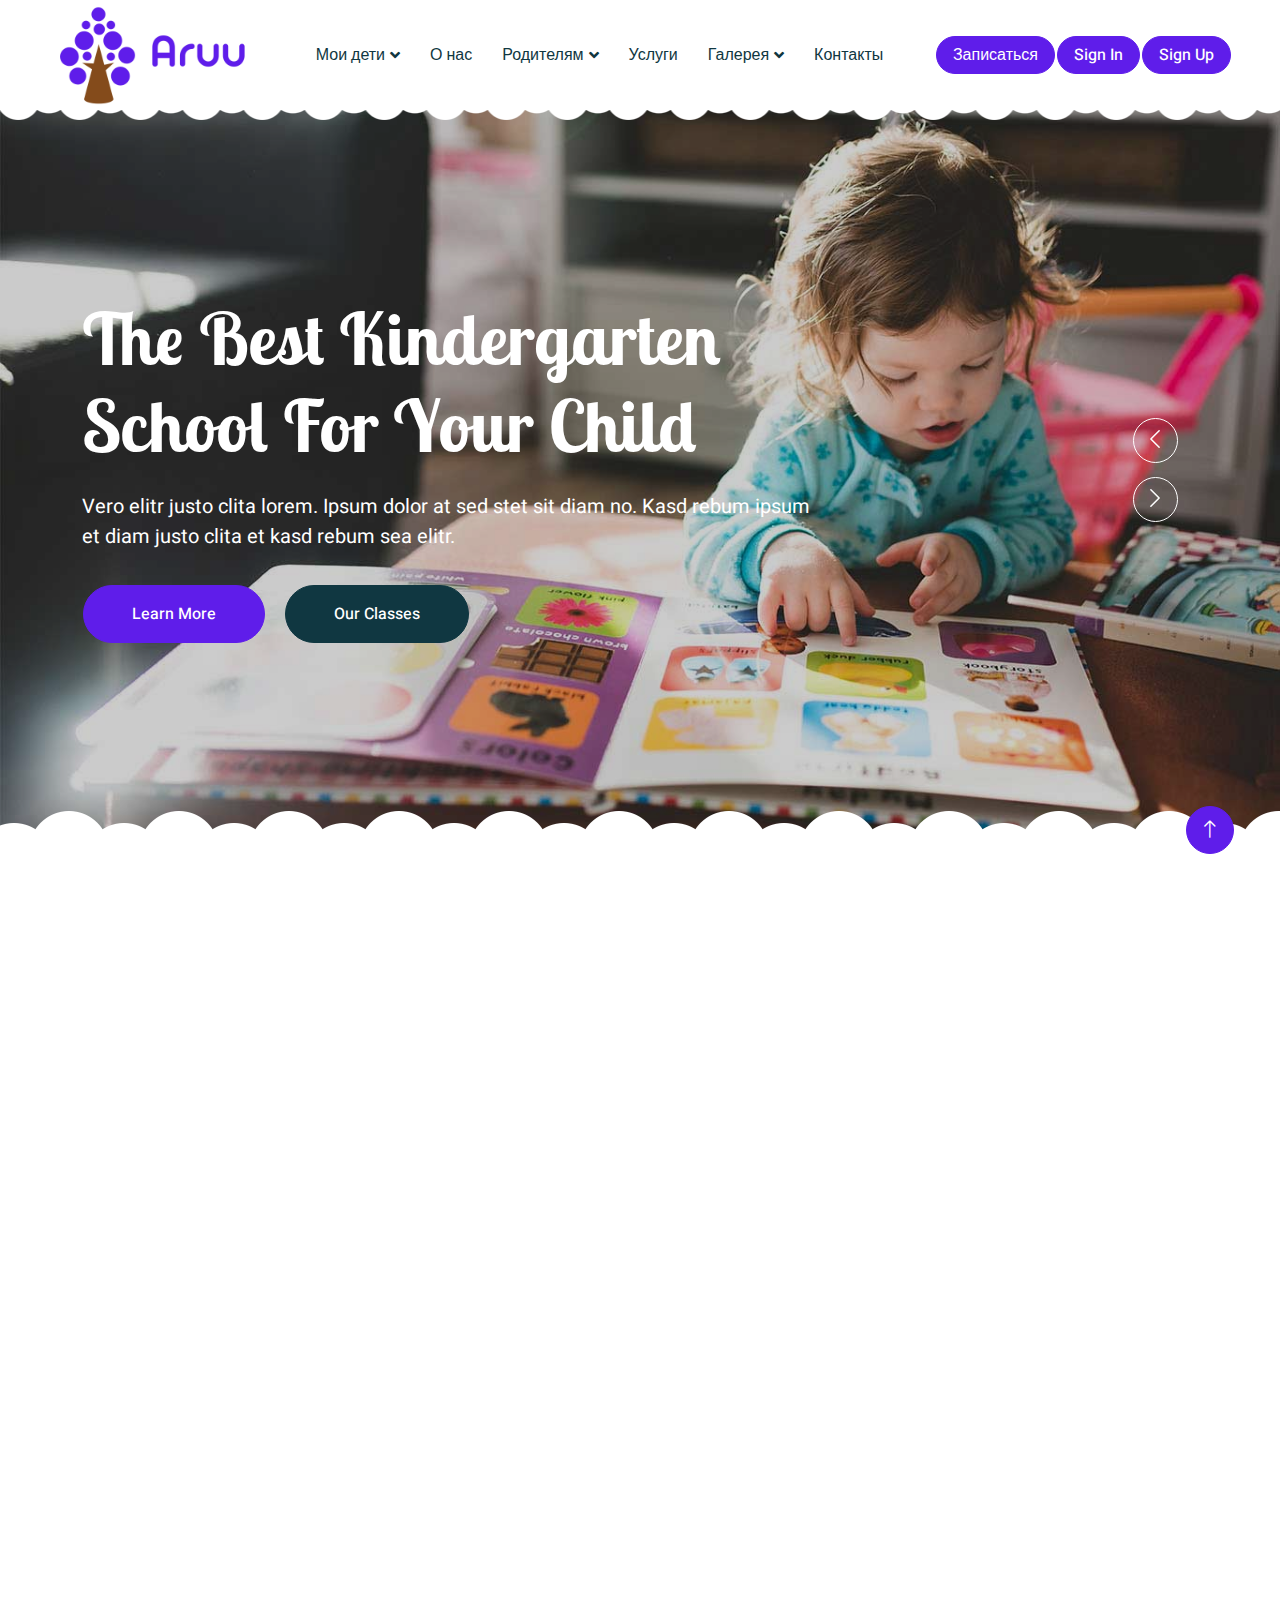
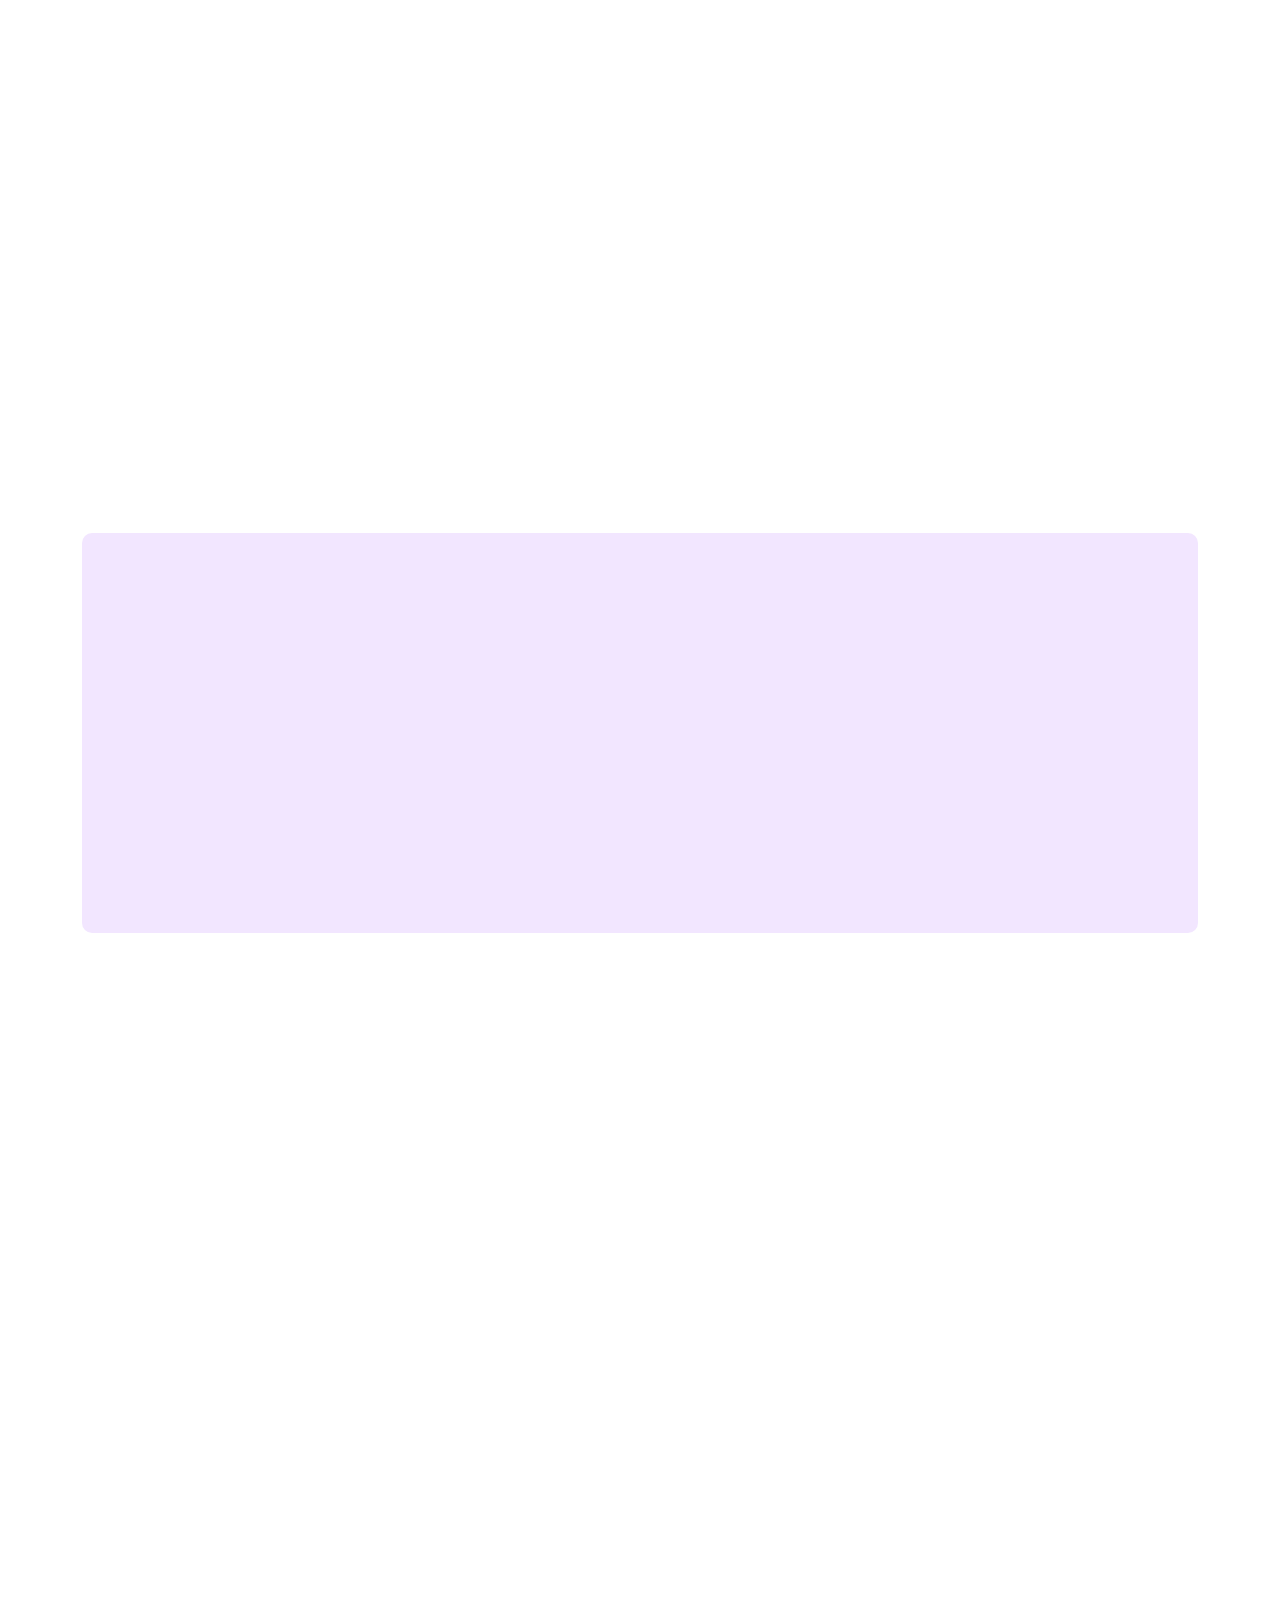
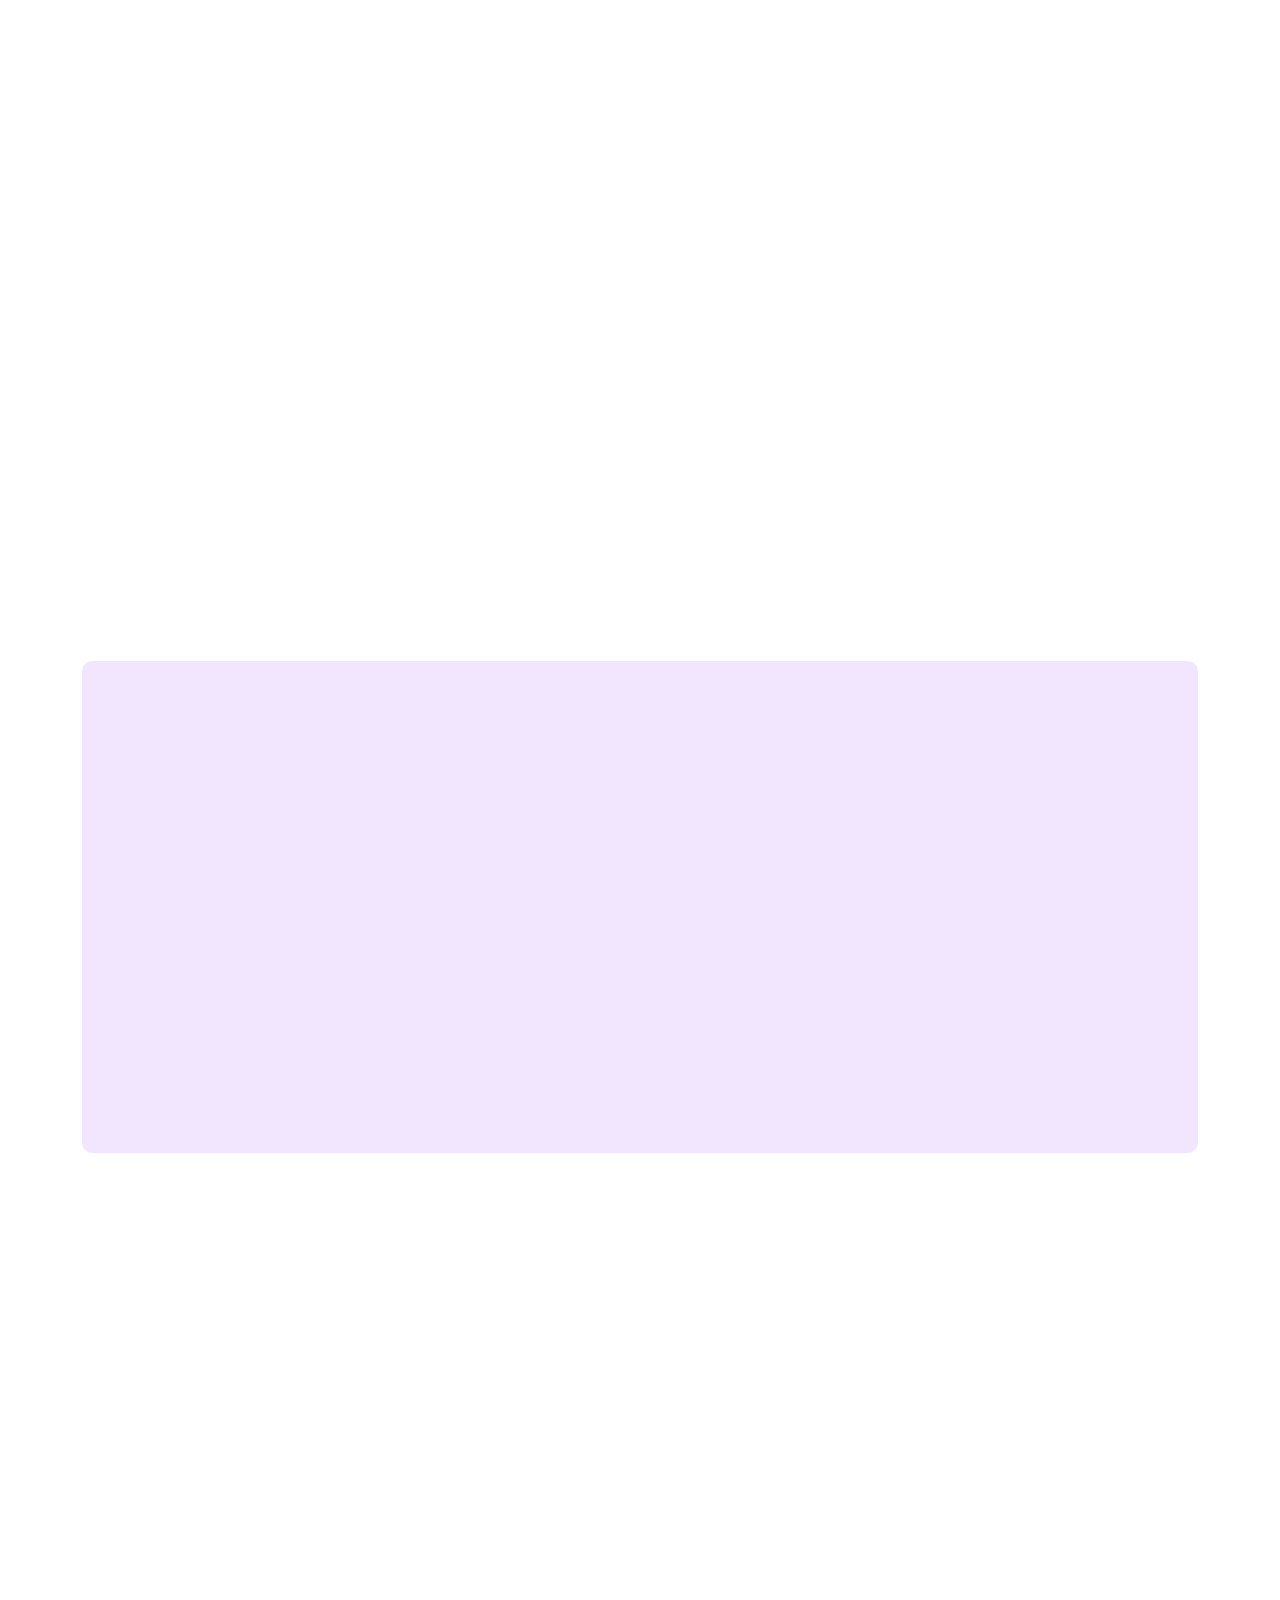
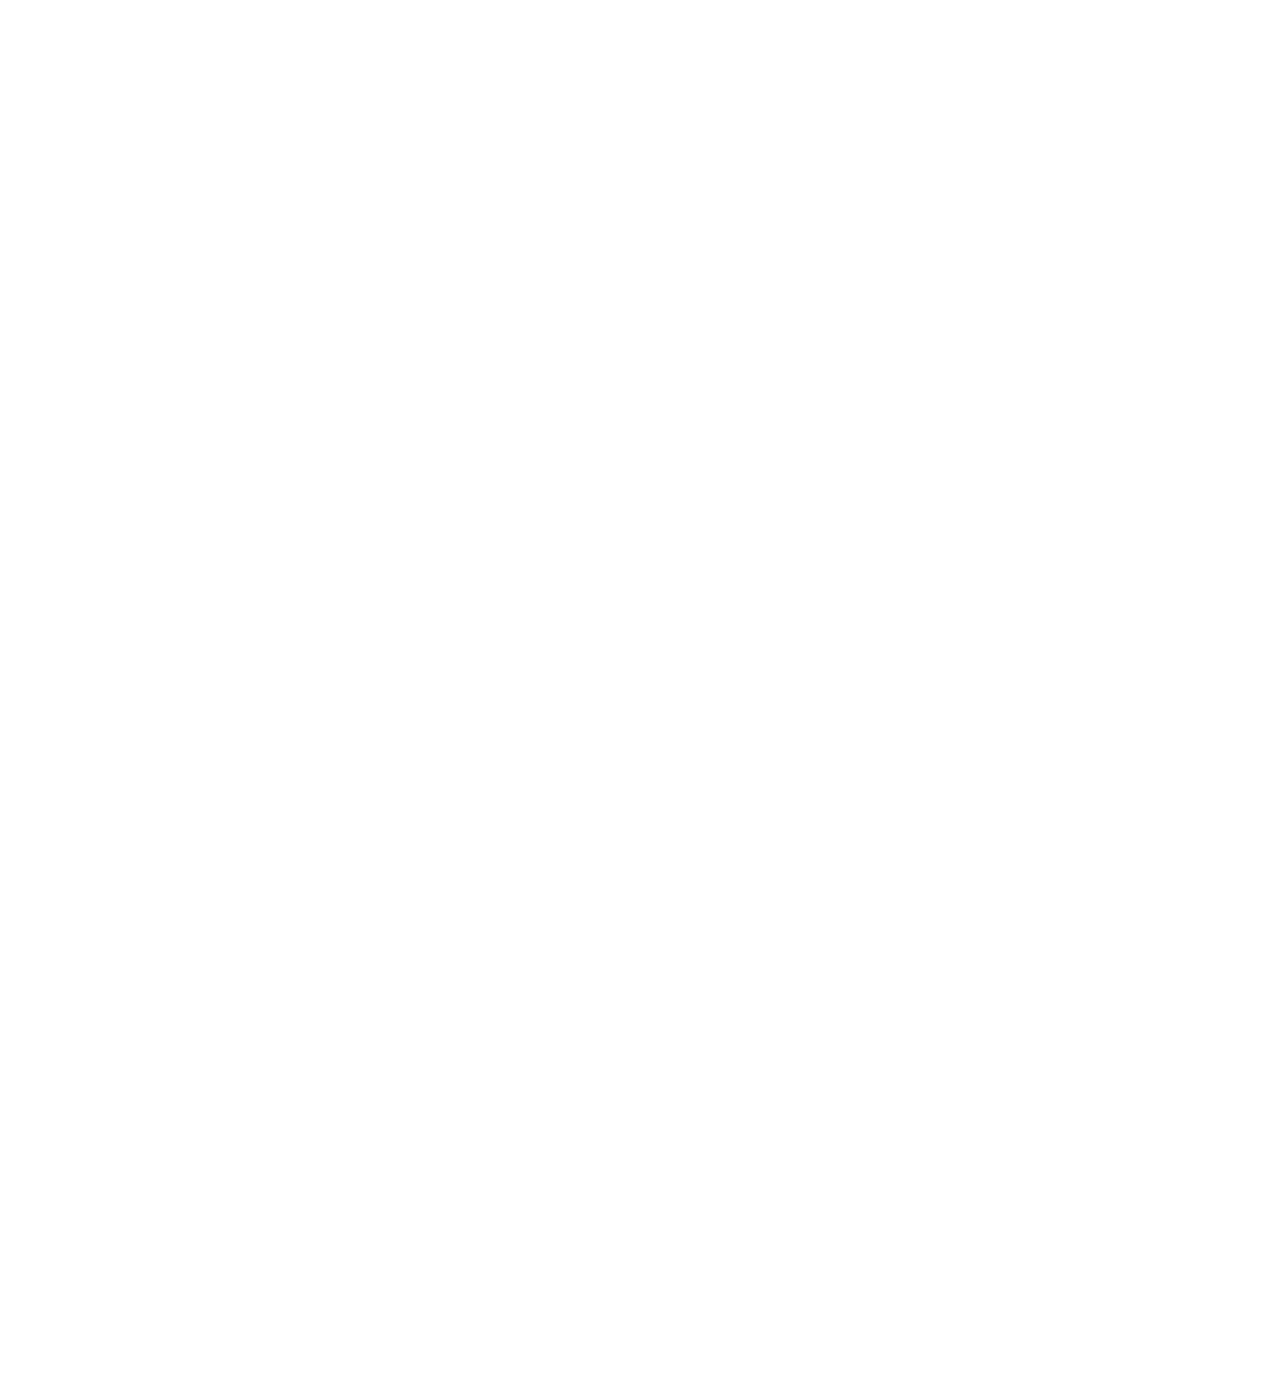
<file: back/public/new_template/index.html>
<!DOCTYPE html>
<html lang="en">

<head>
    <meta charset="utf-8">
    <title>Aruu</title>
    <meta content="width=device-width, initial-scale=1.0" name="viewport">
    <meta content="" name="keywords">
    <meta content="" name="description">

    <!-- Favicon -->
    <link href="img/aruu%20logo1.png" rel="icon">

    <!-- Google Web Fonts -->
    <link rel="preconnect" href="https://fonts.googleapis.com">
    <link rel="preconnect" href="https://fonts.gstatic.com" crossorigin>
    <link href="https://fonts.googleapis.com/css2?family=Heebo:wght@400;500;600&family=Inter:wght@600&family=Lobster+Two:wght@700&display=swap" rel="stylesheet">
    
    <!-- Icon Font Stylesheet -->
    <link href="https://cdnjs.cloudflare.com/ajax/libs/font-awesome/5.10.0/css/all.min.css" rel="stylesheet">
    <link href="https://cdn.jsdelivr.net/npm/bootstrap-icons@1.4.1/font/bootstrap-icons.css" rel="stylesheet">

    <!-- Libraries Stylesheet -->
    <link href="lib/animate/animate.min.css" rel="stylesheet">
    <link href="lib/owlcarousel/assets/owl.carousel.min.css" rel="stylesheet">

    <!-- Customized Bootstrap Stylesheet -->
    <link href="css/bootstrap.min.css" rel="stylesheet">

    <!-- Template Stylesheet -->
    <link href="css/style.css" rel="stylesheet">
</head>

<body>
    <div class="container-xxl bg-white p-0">
        <!-- Spinner Start -->
        <div id="spinner" class="show bg-white position-fixed translate-middle w-100 vh-100 top-50 start-50 d-flex align-items-center justify-content-center">
            <div class="spinner-border text-primary" style="width: 3rem; height: 3rem;" role="status">
                <span class="sr-only">Loading...</span>
            </div>
        </div>
        <!-- Spinner End -->


        <!-- Navbar Start -->
        <nav class="navbar navbar-expand-lg bg-white navbar-light sticky-top px-4 px-lg-5 py-lg-0">
            <a href="index.html" class="navbar-brand">
                <h1 class="m-0 text-primary"><img src="img/aruu%20logo1.png" style="height: 100px; width: 100px"><img src="img/aruu%20logo2.png" style="height: 100px; width: 100px"></h1>
            </a>
            <button type="button" class="navbar-toggler" data-bs-toggle="collapse" data-bs-target="#navbarCollapse">
                <span class="navbar-toggler-icon"></span>
            </button>
            <div class="collapse navbar-collapse" id="navbarCollapse">
                <div class="navbar-nav mx-auto">
                    <div class="nav-item dropdown">
                        <a href="#" class="nav-link dropdown-toggle" data-bs-toggle="dropdown">Мои дети</a>
                        <div class="dropdown-menu rounded-0 rounded-bottom border-0 shadow-sm m-0">
                            <a href="facility.html" class="dropdown-item">Ребенок 1</a>
                            <a href="team.html" class="dropdown-item">Ребенок 2</a>
                        </div>
                    </div>
                    <a href="about.html" class="nav-item nav-link">О нас</a>
                    <div class="nav-item dropdown">
                        <a href="#" class="nav-link dropdown-toggle" data-bs-toggle="dropdown">Родителям</a>
                        <div class="dropdown-menu rounded-0 rounded-bottom border-0 shadow-sm m-0">
                            <a href="facility.html" class="dropdown-item">Часто задаваемые вопросы</a>
                            <a href="team.html" class="dropdown-item">Читаем детям</a>
                        </div>
                    </div>
                    <a href="classes.html" class="nav-item nav-link">Услуги</a>
                    <div class="nav-item dropdown">
                        <a href="#" class="nav-link dropdown-toggle" data-bs-toggle="dropdown">Галерея</a>
                        <div class="dropdown-menu rounded-0 rounded-bottom border-0 shadow-sm m-0">
                            <a href="facility.html" class="dropdown-item">Фото</a>
                            <a href="team.html" class="dropdown-item">Видео</a>
                        </div>
                    </div>
<!--                    <a href="index.html" class="nav-item nav-link active">Home</a>-->
                    <a href="contact.html" class="nav-item nav-link">Контакты</a>
                </div>
                <a href="" class="btn btn-primary rounded-pill px-3 d-none d-lg-block">Записаться</a>
                <a href="" class="btn btn-primary rounded-pill px-3 d-none d-lg-block">Sign In</a>
                <a href="" class="btn btn-primary rounded-pill px-3 d-none d-lg-block">Sign Up</a>
            </div>
        </nav>
        <!-- Navbar End -->


        <!-- Carousel Start -->
        <div class="container-fluid p-0 mb-5">
            <div class="owl-carousel header-carousel position-relative">
                <div class="owl-carousel-item position-relative">
                    <img class="img-fluid" src="img/carousel-1.jpg" alt="">
                    <div class="position-absolute top-0 start-0 w-100 h-100 d-flex align-items-center" style="background: rgba(0, 0, 0, .2);">
                        <div class="container">
                            <div class="row justify-content-start">
                                <div class="col-10 col-lg-8">
                                    <h1 class="display-2 text-white animated slideInDown mb-4">The Best Kindergarten School For Your Child</h1>
                                    <p class="fs-5 fw-medium text-white mb-4 pb-2">Vero elitr justo clita lorem. Ipsum dolor at sed stet sit diam no. Kasd rebum ipsum et diam justo clita et kasd rebum sea elitr.</p>
                                    <a href="" class="btn btn-primary rounded-pill py-sm-3 px-sm-5 me-3 animated slideInLeft">Learn More</a>
                                    <a href="" class="btn btn-dark rounded-pill py-sm-3 px-sm-5 animated slideInRight">Our Classes</a>
                                </div>
                            </div>
                        </div>
                    </div>
                </div>
                <div class="owl-carousel-item position-relative">
                    <img class="img-fluid" src="img/carousel-2.jpg" alt="">
                    <div class="position-absolute top-0 start-0 w-100 h-100 d-flex align-items-center" style="background: rgba(0, 0, 0, .2);">
                        <div class="container">
                            <div class="row justify-content-start">
                                <div class="col-10 col-lg-8">
                                    <h1 class="display-2 text-white animated slideInDown mb-4">Make A Brighter Future For Your Child</h1>
                                    <p class="fs-5 fw-medium text-white mb-4 pb-2">Vero elitr justo clita lorem. Ipsum dolor at sed stet sit diam no. Kasd rebum ipsum et diam justo clita et kasd rebum sea elitr.</p>
                                    <a href="" class="btn btn-primary rounded-pill py-sm-3 px-sm-5 me-3 animated slideInLeft">Learn More</a>
                                    <a href="" class="btn btn-dark rounded-pill py-sm-3 px-sm-5 animated slideInRight">Our Classes</a>
                                </div>
                            </div>
                        </div>
                    </div>
                </div>
            </div>
        </div>
        <!-- Carousel End -->


        <!-- Facilities Start -->
        <div class="container-xxl py-5">
            <div class="container">
                <div class="text-center mx-auto mb-5 wow fadeInUp" data-wow-delay="0.1s" style="max-width: 600px;">
                    <h1 class="mb-3">School Facilities</h1>
                    <p>Eirmod sed ipsum dolor sit rebum labore magna erat. Tempor ut dolore lorem kasd vero ipsum sit eirmod sit. Ipsum diam justo sed rebum vero dolor duo.</p>
                </div>
                <div class="row g-4">
                    <div class="col-lg-3 col-sm-6 wow fadeInUp" data-wow-delay="0.1s">
                        <div class="facility-item">
                            <div class="facility-icon bg-primary">
                                <span class="bg-primary"></span>
                                <i class="fa fa-bus-alt fa-3x text-primary"></i>
                                <span class="bg-primary"></span>
                            </div>
                            <div class="facility-text bg-primary">
                                <h3 class="text-primary mb-3">School Bus</h3>
                                <p class="mb-0">Eirmod sed ipsum dolor sit rebum magna erat lorem kasd vero ipsum sit</p>
                            </div>
                        </div>
                    </div>
                    <div class="col-lg-3 col-sm-6 wow fadeInUp" data-wow-delay="0.3s">
                        <div class="facility-item">
                            <div class="facility-icon bg-success">
                                <span class="bg-success"></span>
                                <i class="fa fa-futbol fa-3x text-success"></i>
                                <span class="bg-success"></span>
                            </div>
                            <div class="facility-text bg-success">
                                <h3 class="text-success mb-3">Playground</h3>
                                <p class="mb-0">Eirmod sed ipsum dolor sit rebum magna erat lorem kasd vero ipsum sit</p>
                            </div>
                        </div>
                    </div>
                    <div class="col-lg-3 col-sm-6 wow fadeInUp" data-wow-delay="0.5s">
                        <div class="facility-item">
                            <div class="facility-icon bg-warning">
                                <span class="bg-warning"></span>
                                <i class="fa fa-home fa-3x text-warning"></i>
                                <span class="bg-warning"></span>
                            </div>
                            <div class="facility-text bg-warning">
                                <h3 class="text-warning mb-3">Healthy Canteen</h3>
                                <p class="mb-0">Eirmod sed ipsum dolor sit rebum magna erat lorem kasd vero ipsum sit</p>
                            </div>
                        </div>
                    </div>
                    <div class="col-lg-3 col-sm-6 wow fadeInUp" data-wow-delay="0.7s">
                        <div class="facility-item">
                            <div class="facility-icon bg-info">
                                <span class="bg-info"></span>
                                <i class="fa fa-chalkboard-teacher fa-3x text-info"></i>
                                <span class="bg-info"></span>
                            </div>
                            <div class="facility-text bg-info">
                                <h3 class="text-info mb-3">Positive Learning</h3>
                                <p class="mb-0">Eirmod sed ipsum dolor sit rebum magna erat lorem kasd vero ipsum sit</p>
                            </div>
                        </div>
                    </div>
                </div>
            </div>
        </div>
        <!-- Facilities End -->


        <!-- About Start -->
        <div class="container-xxl py-5">
            <div class="container">
                <div class="row g-5 align-items-center">
                    <div class="col-lg-6 wow fadeInUp" data-wow-delay="0.1s">
                        <h1 class="mb-4">Learn More About Our Work And Our Cultural Activities</h1>
                        <p>Tempor erat elitr rebum at clita. Diam dolor diam ipsum sit. Aliqu diam amet diam et eos. Clita erat ipsum et lorem et sit, sed stet lorem sit clita duo justo magna dolore erat amet</p>
                        <p class="mb-4">Stet no et lorem dolor et diam, amet duo ut dolore vero eos. No stet est diam rebum amet diam ipsum. Clita clita labore, dolor duo nonumy clita sit at, sed sit sanctus dolor eos, ipsum labore duo duo sit no sea diam. Et dolor et kasd ea. Eirmod diam at dolor est vero nonumy magna.</p>
                        <div class="row g-4 align-items-center">
                            <div class="col-sm-6">
                                <a class="btn btn-primary rounded-pill py-3 px-5" href="">Read More</a>
                            </div>
                            <div class="col-sm-6">
                                <div class="d-flex align-items-center">
                                    <img class="rounded-circle flex-shrink-0" src="img/user.jpg" alt="" style="width: 45px; height: 45px;">
                                    <div class="ms-3">
                                        <h6 class="text-primary mb-1">Jhon Doe</h6>
                                        <small>CEO & Founder</small>
                                    </div>
                                </div>
                            </div>
                        </div>
                    </div>
                    <div class="col-lg-6 about-img wow fadeInUp" data-wow-delay="0.5s">
                        <div class="row">
                            <div class="col-12 text-center">
                                <img class="img-fluid w-75 rounded-circle bg-light p-3" src="img/about-1.jpg" alt="">
                            </div>
                            <div class="col-6 text-start" style="margin-top: -150px;">
                                <img class="img-fluid w-100 rounded-circle bg-light p-3" src="img/about-2.jpg" alt="">
                            </div>
                            <div class="col-6 text-end" style="margin-top: -150px;">
                                <img class="img-fluid w-100 rounded-circle bg-light p-3" src="img/about-3.jpg" alt="">
                            </div>
                        </div>
                    </div>
                </div>
            </div>
        </div>
        <!-- About End -->


        <!-- Call To Action Start -->
        <div class="container-xxl py-5">
            <div class="container">
                <div class="bg-light rounded">
                    <div class="row g-0">
                        <div class="col-lg-6 wow fadeIn" data-wow-delay="0.1s" style="min-height: 400px;">
                            <div class="position-relative h-100">
                                <img class="position-absolute w-100 h-100 rounded" src="img/call-to-action.jpg" style="object-fit: cover;">
                            </div>
                        </div>
                        <div class="col-lg-6 wow fadeIn" data-wow-delay="0.5s">
                            <div class="h-100 d-flex flex-column justify-content-center p-5">
                                <h1 class="mb-4">Become A Teacher</h1>
                                <p class="mb-4">Tempor erat elitr rebum at clita. Diam dolor diam ipsum sit. Aliqu diam amet diam et eos.
                                    Clita erat ipsum et lorem et sit, sed stet lorem sit clita duo justo magna dolore erat amet
                                </p>
                                <a class="btn btn-primary py-3 px-5" href="">Get Started Now<i class="fa fa-arrow-right ms-2"></i></a>
                            </div>
                        </div>
                    </div>
                </div>
            </div>
        </div>
        <!-- Call To Action End -->


        <!-- Classes Start -->
        <div class="container-xxl py-5">
            <div class="container">
                <div class="text-center mx-auto mb-5 wow fadeInUp" data-wow-delay="0.1s" style="max-width: 600px;">
                    <h1 class="mb-3">School Classes</h1>
                    <p>Eirmod sed ipsum dolor sit rebum labore magna erat. Tempor ut dolore lorem kasd vero ipsum sit eirmod sit. Ipsum diam justo sed rebum vero dolor duo.</p>
                </div>
                <div class="row g-4">
                    <div class="col-lg-4 col-md-6 wow fadeInUp" data-wow-delay="0.1s">
                        <div class="classes-item">
                            <div class="bg-light rounded-circle w-75 mx-auto p-3">
                                <img class="img-fluid rounded-circle" src="img/classes-1.jpg" alt="">
                            </div>
                            <div class="bg-light rounded p-4 pt-5 mt-n5">
                                <a class="d-block text-center h3 mt-3 mb-4" href="">Art & Drawing</a>
                                <div class="d-flex align-items-center justify-content-between mb-4">
                                    <div class="d-flex align-items-center">
                                        <img class="rounded-circle flex-shrink-0" src="img/user.jpg" alt="" style="width: 45px; height: 45px;">
                                        <div class="ms-3">
                                            <h6 class="text-primary mb-1">Jhon Doe</h6>
                                            <small>Teacher</small>
                                        </div>
                                    </div>
                                    <span class="bg-primary text-white rounded-pill py-2 px-3" href="">$99</span>
                                </div>
                                <div class="row g-1">
                                    <div class="col-4">
                                        <div class="border-top border-3 border-primary pt-2">
                                            <h6 class="text-primary mb-1">Age:</h6>
                                            <small>3-5 Years</small>
                                        </div>
                                    </div>
                                    <div class="col-4">
                                        <div class="border-top border-3 border-success pt-2">
                                            <h6 class="text-success mb-1">Time:</h6>
                                            <small>9-10 AM</small>
                                        </div>
                                    </div>
                                    <div class="col-4">
                                        <div class="border-top border-3 border-warning pt-2">
                                            <h6 class="text-warning mb-1">Capacity:</h6>
                                            <small>30 Kids</small>
                                        </div>
                                    </div>
                                </div>
                            </div>
                        </div>
                    </div>
                    <div class="col-lg-4 col-md-6 wow fadeInUp" data-wow-delay="0.3s">
                        <div class="classes-item">
                            <div class="bg-light rounded-circle w-75 mx-auto p-3">
                                <img class="img-fluid rounded-circle" src="img/classes-2.jpg" alt="">
                            </div>
                            <div class="bg-light rounded p-4 pt-5 mt-n5">
                                <a class="d-block text-center h3 mt-3 mb-4" href="">Color Management</a>
                                <div class="d-flex align-items-center justify-content-between mb-4">
                                    <div class="d-flex align-items-center">
                                        <img class="rounded-circle flex-shrink-0" src="img/user.jpg" alt="" style="width: 45px; height: 45px;">
                                        <div class="ms-3">
                                            <h6 class="text-primary mb-1">Jhon Doe</h6>
                                            <small>Teacher</small>
                                        </div>
                                    </div>
                                    <span class="bg-primary text-white rounded-pill py-2 px-3" href="">$99</span>
                                </div>
                                <div class="row g-1">
                                    <div class="col-4">
                                        <div class="border-top border-3 border-primary pt-2">
                                            <h6 class="text-primary mb-1">Age:</h6>
                                            <small>3-5 Years</small>
                                        </div>
                                    </div>
                                    <div class="col-4">
                                        <div class="border-top border-3 border-success pt-2">
                                            <h6 class="text-success mb-1">Time:</h6>
                                            <small>9-10 AM</small>
                                        </div>
                                    </div>
                                    <div class="col-4">
                                        <div class="border-top border-3 border-warning pt-2">
                                            <h6 class="text-warning mb-1">Capacity:</h6>
                                            <small>30 Kids</small>
                                        </div>
                                    </div>
                                </div>
                            </div>
                        </div>
                    </div>
                    <div class="col-lg-4 col-md-6 wow fadeInUp" data-wow-delay="0.5s">
                        <div class="classes-item">
                            <div class="bg-light rounded-circle w-75 mx-auto p-3">
                                <img class="img-fluid rounded-circle" src="img/classes-3.jpg" alt="">
                            </div>
                            <div class="bg-light rounded p-4 pt-5 mt-n5">
                                <a class="d-block text-center h3 mt-3 mb-4" href="">Athletic & Dance</a>
                                <div class="d-flex align-items-center justify-content-between mb-4">
                                    <div class="d-flex align-items-center">
                                        <img class="rounded-circle flex-shrink-0" src="img/user.jpg" alt="" style="width: 45px; height: 45px;">
                                        <div class="ms-3">
                                            <h6 class="text-primary mb-1">Jhon Doe</h6>
                                            <small>Teacher</small>
                                        </div>
                                    </div>
                                    <span class="bg-primary text-white rounded-pill py-2 px-3" href="">$99</span>
                                </div>
                                <div class="row g-1">
                                    <div class="col-4">
                                        <div class="border-top border-3 border-primary pt-2">
                                            <h6 class="text-primary mb-1">Age:</h6>
                                            <small>3-5 Years</small>
                                        </div>
                                    </div>
                                    <div class="col-4">
                                        <div class="border-top border-3 border-success pt-2">
                                            <h6 class="text-success mb-1">Time:</h6>
                                            <small>9-10 AM</small>
                                        </div>
                                    </div>
                                    <div class="col-4">
                                        <div class="border-top border-3 border-warning pt-2">
                                            <h6 class="text-warning mb-1">Capacity:</h6>
                                            <small>30 Kids</small>
                                        </div>
                                    </div>
                                </div>
                            </div>
                        </div>
                    </div>
                    <div class="col-lg-4 col-md-6 wow fadeInUp" data-wow-delay="0.1s">
                        <div class="classes-item">
                            <div class="bg-light rounded-circle w-75 mx-auto p-3">
                                <img class="img-fluid rounded-circle" src="img/classes-4.jpg" alt="">
                            </div>
                            <div class="bg-light rounded p-4 pt-5 mt-n5">
                                <a class="d-block text-center h3 mt-3 mb-4" href="">Language & Speaking</a>
                                <div class="d-flex align-items-center justify-content-between mb-4">
                                    <div class="d-flex align-items-center">
                                        <img class="rounded-circle flex-shrink-0" src="img/user.jpg" alt="" style="width: 45px; height: 45px;">
                                        <div class="ms-3">
                                            <h6 class="text-primary mb-1">Jhon Doe</h6>
                                            <small>Teacher</small>
                                        </div>
                                    </div>
                                    <span class="bg-primary text-white rounded-pill py-2 px-3" href="">$99</span>
                                </div>
                                <div class="row g-1">
                                    <div class="col-4">
                                        <div class="border-top border-3 border-primary pt-2">
                                            <h6 class="text-primary mb-1">Age:</h6>
                                            <small>3-5 Years</small>
                                        </div>
                                    </div>
                                    <div class="col-4">
                                        <div class="border-top border-3 border-success pt-2">
                                            <h6 class="text-success mb-1">Time:</h6>
                                            <small>9-10 AM</small>
                                        </div>
                                    </div>
                                    <div class="col-4">
                                        <div class="border-top border-3 border-warning pt-2">
                                            <h6 class="text-warning mb-1">Capacity:</h6>
                                            <small>30 Kids</small>
                                        </div>
                                    </div>
                                </div>
                            </div>
                        </div>
                    </div>
                    <div class="col-lg-4 col-md-6 wow fadeInUp" data-wow-delay="0.3s">
                        <div class="classes-item">
                            <div class="bg-light rounded-circle w-75 mx-auto p-3">
                                <img class="img-fluid rounded-circle" src="img/classes-5.jpg" alt="">
                            </div>
                            <div class="bg-light rounded p-4 pt-5 mt-n5">
                                <a class="d-block text-center h3 mt-3 mb-4" href="">Religion & History</a>
                                <div class="d-flex align-items-center justify-content-between mb-4">
                                    <div class="d-flex align-items-center">
                                        <img class="rounded-circle flex-shrink-0" src="img/user.jpg" alt="" style="width: 45px; height: 45px;">
                                        <div class="ms-3">
                                            <h6 class="text-primary mb-1">Jhon Doe</h6>
                                            <small>Teacher</small>
                                        </div>
                                    </div>
                                    <span class="bg-primary text-white rounded-pill py-2 px-3" href="">$99</span>
                                </div>
                                <div class="row g-1">
                                    <div class="col-4">
                                        <div class="border-top border-3 border-primary pt-2">
                                            <h6 class="text-primary mb-1">Age:</h6>
                                            <small>3-5 Years</small>
                                        </div>
                                    </div>
                                    <div class="col-4">
                                        <div class="border-top border-3 border-success pt-2">
                                            <h6 class="text-success mb-1">Time:</h6>
                                            <small>9-10 AM</small>
                                        </div>
                                    </div>
                                    <div class="col-4">
                                        <div class="border-top border-3 border-warning pt-2">
                                            <h6 class="text-warning mb-1">Capacity:</h6>
                                            <small>30 Kids</small>
                                        </div>
                                    </div>
                                </div>
                            </div>
                        </div>
                    </div>
                    <div class="col-lg-4 col-md-6 wow fadeInUp" data-wow-delay="0.5s">
                        <div class="classes-item">
                            <div class="bg-light rounded-circle w-75 mx-auto p-3">
                                <img class="img-fluid rounded-circle" src="img/classes-6.jpg" alt="">
                            </div>
                            <div class="bg-light rounded p-4 pt-5 mt-n5">
                                <a class="d-block text-center h3 mt-3 mb-4" href="">General Knowledge</a>
                                <div class="d-flex align-items-center justify-content-between mb-4">
                                    <div class="d-flex align-items-center">
                                        <img class="rounded-circle flex-shrink-0" src="img/user.jpg" alt="" style="width: 45px; height: 45px;">
                                        <div class="ms-3">
                                            <h6 class="text-primary mb-1">Jhon Doe</h6>
                                            <small>Teacher</small>
                                        </div>
                                    </div>
                                    <span class="bg-primary text-white rounded-pill py-2 px-3" href="">$99</span>
                                </div>
                                <div class="row g-1">
                                    <div class="col-4">
                                        <div class="border-top border-3 border-primary pt-2">
                                            <h6 class="text-primary mb-1">Age:</h6>
                                            <small>3-5 Years</small>
                                        </div>
                                    </div>
                                    <div class="col-4">
                                        <div class="border-top border-3 border-success pt-2">
                                            <h6 class="text-success mb-1">Time:</h6>
                                            <small>9-10 AM</small>
                                        </div>
                                    </div>
                                    <div class="col-4">
                                        <div class="border-top border-3 border-warning pt-2">
                                            <h6 class="text-warning mb-1">Capacity:</h6>
                                            <small>30 Kids</small>
                                        </div>
                                    </div>
                                </div>
                            </div>
                        </div>
                    </div>
                </div>
            </div>
        </div>
        <!-- Classes End -->


        <!-- Appointment Start -->
        <div class="container-xxl py-5">
            <div class="container">
                <div class="bg-light rounded">
                    <div class="row g-0">
                        <div class="col-lg-6 wow fadeIn" data-wow-delay="0.1s">
                            <div class="h-100 d-flex flex-column justify-content-center p-5">
                                <h1 class="mb-4">Make Appointment</h1>
                                <form>
                                    <div class="row g-3">
                                        <div class="col-sm-6">
                                            <div class="form-floating">
                                                <input type="text" class="form-control border-0" id="gname" placeholder="Gurdian Name">
                                                <label for="gname">Gurdian Name</label>
                                            </div>
                                        </div>
                                        <div class="col-sm-6">
                                            <div class="form-floating">
                                                <input type="email" class="form-control border-0" id="gmail" placeholder="Gurdian Email">
                                                <label for="gmail">Gurdian Email</label>
                                            </div>
                                        </div>
                                        <div class="col-sm-6">
                                            <div class="form-floating">
                                                <input type="text" class="form-control border-0" id="cname" placeholder="Child Name">
                                                <label for="cname">Child Name</label>
                                            </div>
                                        </div>
                                        <div class="col-sm-6">
                                            <div class="form-floating">
                                                <input type="text" class="form-control border-0" id="cage" placeholder="Child Age">
                                                <label for="cage">Child Age</label>
                                            </div>
                                        </div>
                                        <div class="col-12">
                                            <div class="form-floating">
                                                <textarea class="form-control border-0" placeholder="Leave a message here" id="message" style="height: 100px"></textarea>
                                                <label for="message">Message</label>
                                            </div>
                                        </div>
                                        <div class="col-12">
                                            <button class="btn btn-primary w-100 py-3" type="submit">Submit</button>
                                        </div>
                                    </div>
                                </form>
                            </div>
                        </div>
                        <div class="col-lg-6 wow fadeIn" data-wow-delay="0.5s" style="min-height: 400px;">
                            <div class="position-relative h-100">
                                <img class="position-absolute w-100 h-100 rounded" src="img/appointment.jpg" style="object-fit: cover;">
                            </div>
                        </div>
                    </div>
                </div>
            </div>
        </div>
        <!-- Appointment End -->


        <!-- Team Start -->
        <div class="container-xxl py-5">
            <div class="container">
                <div class="text-center mx-auto mb-5 wow fadeInUp" data-wow-delay="0.1s" style="max-width: 600px;">
                    <h1 class="mb-3">Popular Teachers</h1>
                    <p>Eirmod sed ipsum dolor sit rebum labore magna erat. Tempor ut dolore lorem kasd vero ipsum sit
                        eirmod sit. Ipsum diam justo sed rebum vero dolor duo.</p>
                </div>
                <div class="row g-4">
                    <div class="col-lg-4 col-md-6 wow fadeInUp" data-wow-delay="0.1s">
                        <div class="team-item position-relative">
                            <img class="img-fluid rounded-circle w-75" src="img/team-1.jpg" alt="">
                            <div class="team-text">
                                <h3>Full Name</h3>
                                <p>Designation</p>
                                <div class="d-flex align-items-center">
                                    <a class="btn btn-square btn-primary mx-1" href=""><i class="fab fa-facebook-f"></i></a>
                                    <a class="btn btn-square btn-primary  mx-1" href=""><i class="fab fa-twitter"></i></a>
                                    <a class="btn btn-square btn-primary  mx-1" href=""><i class="fab fa-instagram"></i></a>
                                </div>
                            </div>
                        </div>
                    </div>
                    <div class="col-lg-4 col-md-6 wow fadeInUp" data-wow-delay="0.3s">
                        <div class="team-item position-relative">
                            <img class="img-fluid rounded-circle w-75" src="img/team-2.jpg" alt="">
                            <div class="team-text">
                                <h3>Full Name</h3>
                                <p>Designation</p>
                                <div class="d-flex align-items-center">
                                    <a class="btn btn-square btn-primary mx-1" href=""><i class="fab fa-facebook-f"></i></a>
                                    <a class="btn btn-square btn-primary  mx-1" href=""><i class="fab fa-twitter"></i></a>
                                    <a class="btn btn-square btn-primary  mx-1" href=""><i class="fab fa-instagram"></i></a>
                                </div>
                            </div>
                        </div>
                    </div>
                    <div class="col-lg-4 col-md-6 wow fadeInUp" data-wow-delay="0.5s">
                        <div class="team-item position-relative">
                            <img class="img-fluid rounded-circle w-75" src="img/team-3.jpg" alt="">
                            <div class="team-text">
                                <h3>Full Name</h3>
                                <p>Designation</p>
                                <div class="d-flex align-items-center">
                                    <a class="btn btn-square btn-primary mx-1" href=""><i class="fab fa-facebook-f"></i></a>
                                    <a class="btn btn-square btn-primary  mx-1" href=""><i class="fab fa-twitter"></i></a>
                                    <a class="btn btn-square btn-primary  mx-1" href=""><i class="fab fa-instagram"></i></a>
                                </div>
                            </div>
                        </div>
                    </div>
                </div>
            </div>
        </div>
        <!-- Team End -->


        <!-- Testimonial Start -->
        <div class="container-xxl py-5">
            <div class="container">
                <div class="text-center mx-auto mb-5 wow fadeInUp" data-wow-delay="0.1s" style="max-width: 600px;">
                    <h1 class="mb-3">Our Clients Say!</h1>
                    <p>Eirmod sed ipsum dolor sit rebum labore magna erat. Tempor ut dolore lorem kasd vero ipsum sit eirmod sit. Ipsum diam justo sed rebum vero dolor duo.</p>
                </div>
                <div class="owl-carousel testimonial-carousel wow fadeInUp" data-wow-delay="0.1s">
                    <div class="testimonial-item bg-light rounded p-5">
                        <p class="fs-5">Tempor stet labore dolor clita stet diam amet ipsum dolor duo ipsum rebum stet dolor amet diam stet. Est stet ea lorem amet est kasd kasd erat eos</p>
                        <div class="d-flex align-items-center bg-white me-n5" style="border-radius: 50px 0 0 50px;">
                            <img class="img-fluid flex-shrink-0 rounded-circle" src="img/testimonial-1.jpg" style="width: 90px; height: 90px;">
                            <div class="ps-3">
                                <h3 class="mb-1">Client Name</h3>
                                <span>Profession</span>
                            </div>
                            <i class="fa fa-quote-right fa-3x text-primary ms-auto d-none d-sm-flex"></i>
                        </div>
                    </div>
                    <div class="testimonial-item bg-light rounded p-5">
                        <p class="fs-5">Tempor stet labore dolor clita stet diam amet ipsum dolor duo ipsum rebum stet dolor amet diam stet. Est stet ea lorem amet est kasd kasd erat eos</p>
                        <div class="d-flex align-items-center bg-white me-n5" style="border-radius: 50px 0 0 50px;">
                            <img class="img-fluid flex-shrink-0 rounded-circle" src="img/testimonial-2.jpg" style="width: 90px; height: 90px;">
                            <div class="ps-3">
                                <h3 class="mb-1">Client Name</h3>
                                <span>Profession</span>
                            </div>
                            <i class="fa fa-quote-right fa-3x text-primary ms-auto d-none d-sm-flex"></i>
                        </div>
                    </div>
                    <div class="testimonial-item bg-light rounded p-5">
                        <p class="fs-5">Tempor stet labore dolor clita stet diam amet ipsum dolor duo ipsum rebum stet dolor amet diam stet. Est stet ea lorem amet est kasd kasd erat eos</p>
                        <div class="d-flex align-items-center bg-white me-n5" style="border-radius: 50px 0 0 50px;">
                            <img class="img-fluid flex-shrink-0 rounded-circle" src="img/testimonial-3.jpg" style="width: 90px; height: 90px;">
                            <div class="ps-3">
                                <h3 class="mb-1">Client Name</h3>
                                <span>Profession</span>
                            </div>
                            <i class="fa fa-quote-right fa-3x text-primary ms-auto d-none d-sm-flex"></i>
                        </div>
                    </div>
                </div>
            </div>
        </div>
        <!-- Testimonial End -->


        <!-- Footer Start -->
        <div class="container-fluid bg-dark text-white-50 footer pt-5 mt-5 wow fadeIn" data-wow-delay="0.1s">
            <div class="container py-5">
                <div class="row g-5">
                    <div class="col-lg-3 col-md-6">
                        <h3 class="text-white mb-4">Get In Touch</h3>
                        <p class="mb-2"><i class="fa fa-map-marker-alt me-3"></i>123 Street, New York, USA</p>
                        <p class="mb-2"><i class="fa fa-phone-alt me-3"></i>+012 345 67890</p>
                        <p class="mb-2"><i class="fa fa-envelope me-3"></i>info@example.com</p>
                        <div class="d-flex pt-2">
                            <a class="btn btn-outline-light btn-social" href=""><i class="fab fa-twitter"></i></a>
                            <a class="btn btn-outline-light btn-social" href=""><i class="fab fa-facebook-f"></i></a>
                            <a class="btn btn-outline-light btn-social" href=""><i class="fab fa-youtube"></i></a>
                            <a class="btn btn-outline-light btn-social" href=""><i class="fab fa-linkedin-in"></i></a>
                        </div>
                    </div>
                    <div class="col-lg-3 col-md-6">
                        <h3 class="text-white mb-4">Quick Links</h3>
                        <a class="btn btn-link text-white-50" href="">About Us</a>
                        <a class="btn btn-link text-white-50" href="">Contact Us</a>
                        <a class="btn btn-link text-white-50" href="">Our Services</a>
                        <a class="btn btn-link text-white-50" href="">Privacy Policy</a>
                        <a class="btn btn-link text-white-50" href="">Terms & Condition</a>
                    </div>
                    <div class="col-lg-3 col-md-6">
                        <h3 class="text-white mb-4">Photo Gallery</h3>
                        <div class="row g-2 pt-2">
                            <div class="col-4">
                                <img class="img-fluid rounded bg-light p-1" src="img/classes-1.jpg" alt="">
                            </div>
                            <div class="col-4">
                                <img class="img-fluid rounded bg-light p-1" src="img/classes-2.jpg" alt="">
                            </div>
                            <div class="col-4">
                                <img class="img-fluid rounded bg-light p-1" src="img/classes-3.jpg" alt="">
                            </div>
                            <div class="col-4">
                                <img class="img-fluid rounded bg-light p-1" src="img/classes-4.jpg" alt="">
                            </div>
                            <div class="col-4">
                                <img class="img-fluid rounded bg-light p-1" src="img/classes-5.jpg" alt="">
                            </div>
                            <div class="col-4">
                                <img class="img-fluid rounded bg-light p-1" src="img/classes-6.jpg" alt="">
                            </div>
                        </div>
                    </div>
                    <div class="col-lg-3 col-md-6">
                        <h3 class="text-white mb-4">Newsletter</h3>
                        <p>Dolor amet sit justo amet elitr clita ipsum elitr est.</p>
                        <div class="position-relative mx-auto" style="max-width: 400px;">
                            <input class="form-control bg-transparent w-100 py-3 ps-4 pe-5" type="text" placeholder="Your email">
                            <button type="button" class="btn btn-primary py-2 position-absolute top-0 end-0 mt-2 me-2">SignUp</button>
                        </div>
                    </div>
                </div>
            </div>
            <div class="container">
                <div class="copyright">
                    <div class="row">
                        <div class="col-md-6 text-center text-md-start mb-3 mb-md-0">
                            &copy; <a class="border-bottom" href="#">Your Site Name</a>, All Right Reserved. 
							
							<!--/*** This template is free as long as you keep the footer author’s credit link/attribution link/backlink. If you'd like to use the template without the footer author’s credit link/attribution link/backlink, you can purchase the Credit Removal License from "https://htmlcodex.com/credit-removal". Thank you for your support. ***/-->
							Designed By <a class="border-bottom" href="https://htmlcodex.com">HTML Codex</a>
                            <br>Distributed By: <a class="border-bottom" href="https://themewagon.com" target="_blank">ThemeWagon</a>
                        </div>
                        <div class="col-md-6 text-center text-md-end">
                            <div class="footer-menu">
                                <a href="">Home</a>
                                <a href="">Cookies</a>
                                <a href="">Help</a>
                                <a href="">FQAs</a>
                            </div>
                        </div>
                    </div>
                </div>
            </div>
        </div>
        <!-- Footer End -->


        <!-- Back to Top -->
        <a href="#" class="btn btn-lg btn-primary btn-lg-square back-to-top"><i class="bi bi-arrow-up"></i></a>
    </div>

    <!-- JavaScript Libraries -->
    <script src="https://code.jquery.com/jquery-3.4.1.min.js"></script>
    <script src="https://cdn.jsdelivr.net/npm/bootstrap@5.0.0/dist/js/bootstrap.bundle.min.js"></script>
    <script src="lib/wow/wow.min.js"></script>
    <script src="lib/easing/easing.min.js"></script>
    <script src="lib/waypoints/waypoints.min.js"></script>
    <script src="lib/owlcarousel/owl.carousel.min.js"></script>

    <!-- Template Javascript -->
    <script src="js/main.js"></script>
</body>

</html>
</file>
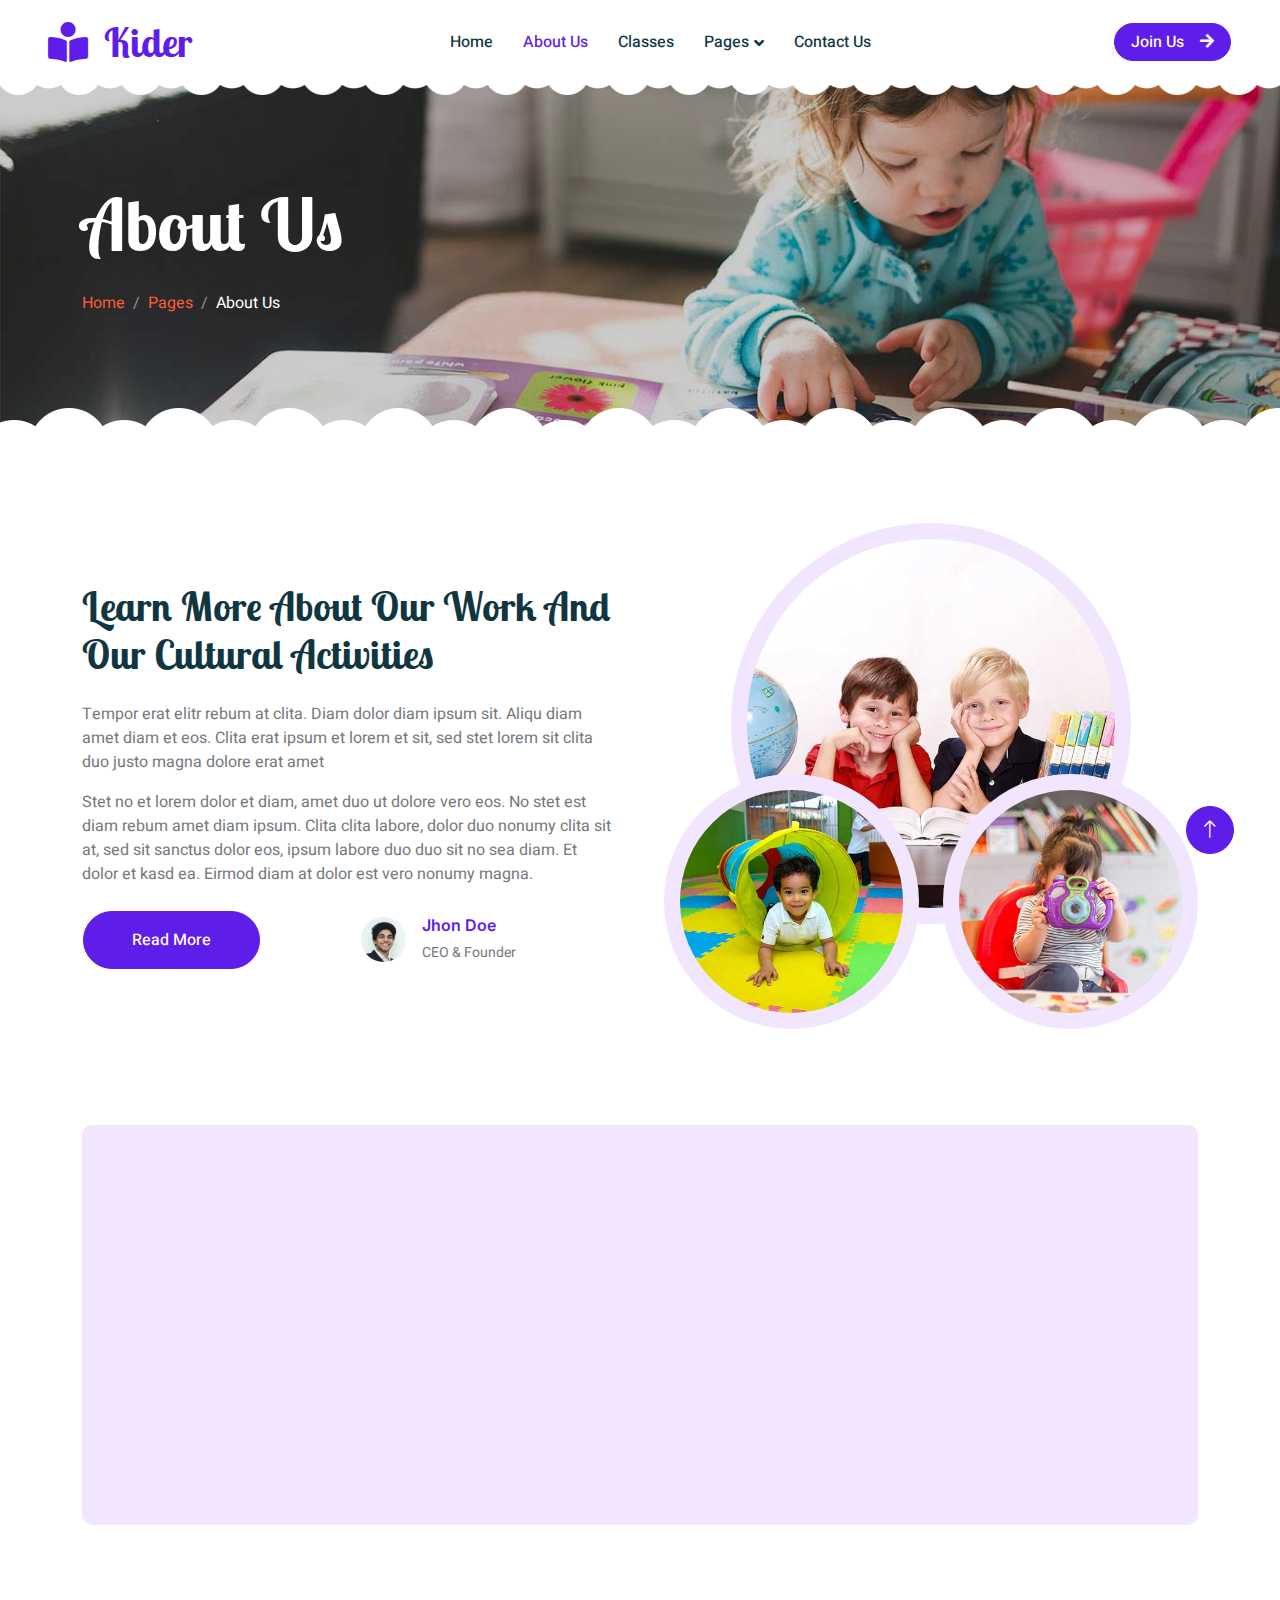
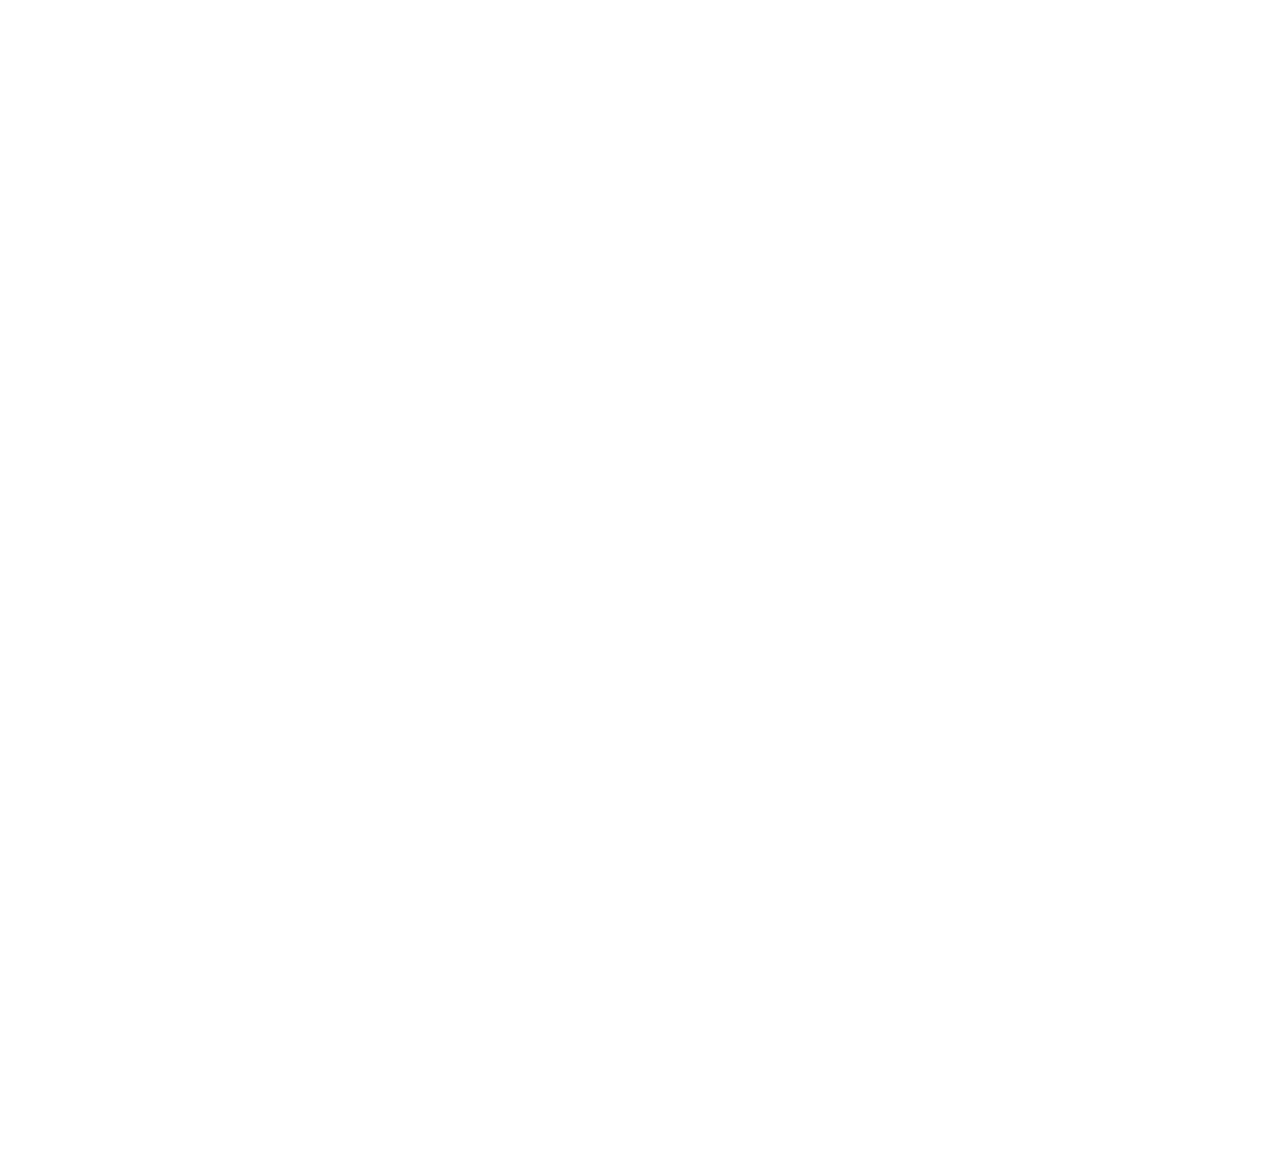
<file: back/public/new_template/about.html>
<!DOCTYPE html>
<html lang="en">

<head>
    <meta charset="utf-8">
    <title>Kider - Preschool Website Template</title>
    <meta content="width=device-width, initial-scale=1.0" name="viewport">
    <meta content="" name="keywords">
    <meta content="" name="description">

    <!-- Favicon -->
    <link href="img/favicon.ico" rel="icon">

    <!-- Google Web Fonts -->
    <link rel="preconnect" href="https://fonts.googleapis.com">
    <link rel="preconnect" href="https://fonts.gstatic.com" crossorigin>
    <link href="https://fonts.googleapis.com/css2?family=Heebo:wght@400;500;600&family=Inter:wght@600&family=Lobster+Two:wght@700&display=swap" rel="stylesheet">
    
    <!-- Icon Font Stylesheet -->
    <link href="https://cdnjs.cloudflare.com/ajax/libs/font-awesome/5.10.0/css/all.min.css" rel="stylesheet">
    <link href="https://cdn.jsdelivr.net/npm/bootstrap-icons@1.4.1/font/bootstrap-icons.css" rel="stylesheet">

    <!-- Libraries Stylesheet -->
    <link href="lib/animate/animate.min.css" rel="stylesheet">
    <link href="lib/owlcarousel/assets/owl.carousel.min.css" rel="stylesheet">

    <!-- Customized Bootstrap Stylesheet -->
    <link href="css/bootstrap.min.css" rel="stylesheet">

    <!-- Template Stylesheet -->
    <link href="css/style.css" rel="stylesheet">
</head>

<body>
    <div class="container-xxl bg-white p-0">
        <!-- Spinner Start -->
        <div id="spinner" class="show bg-white position-fixed translate-middle w-100 vh-100 top-50 start-50 d-flex align-items-center justify-content-center">
            <div class="spinner-border text-primary" style="width: 3rem; height: 3rem;" role="status">
                <span class="sr-only">Loading...</span>
            </div>
        </div>
        <!-- Spinner End -->


        <!-- Navbar Start -->
        <nav class="navbar navbar-expand-lg bg-white navbar-light sticky-top px-4 px-lg-5 py-lg-0">
            <a href="index.html" class="navbar-brand">
                <h1 class="m-0 text-primary"><i class="fa fa-book-reader me-3"></i>Kider</h1>
            </a>
            <button type="button" class="navbar-toggler" data-bs-toggle="collapse" data-bs-target="#navbarCollapse">
                <span class="navbar-toggler-icon"></span>
            </button>
            <div class="collapse navbar-collapse" id="navbarCollapse">
                <div class="navbar-nav mx-auto">
                    <a href="index.html" class="nav-item nav-link">Home</a>
                    <a href="about.html" class="nav-item nav-link active">About Us</a>
                    <a href="classes.html" class="nav-item nav-link">Classes</a>
                    <div class="nav-item dropdown">
                        <a href="#" class="nav-link dropdown-toggle" data-bs-toggle="dropdown">Pages</a>
                        <div class="dropdown-menu rounded-0 rounded-bottom border-0 shadow-sm m-0">
                            <a href="facility.html" class="dropdown-item">School Facilities</a>
                            <a href="team.html" class="dropdown-item">Popular Teachers</a>
                            <a href="call-to-action.html" class="dropdown-item">Become A Teachers</a>
                            <a href="appointment.html" class="dropdown-item">Make Appointment</a>
                            <a href="testimonial.html" class="dropdown-item">Testimonial</a>
                            <a href="404.html" class="dropdown-item">404 Error</a>
                        </div>
                    </div>
                    <a href="contact.html" class="nav-item nav-link">Contact Us</a>
                </div>
                <a href="" class="btn btn-primary rounded-pill px-3 d-none d-lg-block">Join Us<i class="fa fa-arrow-right ms-3"></i></a>
            </div>
        </nav>
        <!-- Navbar End -->


        <!-- Page Header End -->
        <div class="container-xxl py-5 page-header position-relative mb-5">
            <div class="container py-5">
                <h1 class="display-2 text-white animated slideInDown mb-4">About Us</h1>
                <nav aria-label="breadcrumb animated slideInDown">
                    <ol class="breadcrumb">
                        <li class="breadcrumb-item"><a href="#">Home</a></li>
                        <li class="breadcrumb-item"><a href="#">Pages</a></li>
                        <li class="breadcrumb-item text-white active" aria-current="page">About Us</li>
                    </ol>
                </nav>
            </div>
        </div>
        <!-- Page Header End -->


        <!-- About Start -->
        <div class="container-xxl py-5">
            <div class="container">
                <div class="row g-5 align-items-center">
                    <div class="col-lg-6 wow fadeInUp" data-wow-delay="0.1s">
                        <h1 class="mb-4">Learn More About Our Work And Our Cultural Activities</h1>
                        <p>Tempor erat elitr rebum at clita. Diam dolor diam ipsum sit. Aliqu diam amet diam et eos. Clita erat ipsum et lorem et sit, sed stet lorem sit clita duo justo magna dolore erat amet</p>
                        <p class="mb-4">Stet no et lorem dolor et diam, amet duo ut dolore vero eos. No stet est diam rebum amet diam ipsum. Clita clita labore, dolor duo nonumy clita sit at, sed sit sanctus dolor eos, ipsum labore duo duo sit no sea diam. Et dolor et kasd ea. Eirmod diam at dolor est vero nonumy magna.</p>
                        <div class="row g-4 align-items-center">
                            <div class="col-sm-6">
                                <a class="btn btn-primary rounded-pill py-3 px-5" href="">Read More</a>
                            </div>
                            <div class="col-sm-6">
                                <div class="d-flex align-items-center">
                                    <img class="rounded-circle flex-shrink-0" src="img/user.jpg" alt="" style="width: 45px; height: 45px;">
                                    <div class="ms-3">
                                        <h6 class="text-primary mb-1">Jhon Doe</h6>
                                        <small>CEO & Founder</small>
                                    </div>
                                </div>
                            </div>
                        </div>
                    </div>
                    <div class="col-lg-6 about-img wow fadeInUp" data-wow-delay="0.5s">
                        <div class="row">
                            <div class="col-12 text-center">
                                <img class="img-fluid w-75 rounded-circle bg-light p-3" src="img/about-1.jpg" alt="">
                            </div>
                            <div class="col-6 text-start" style="margin-top: -150px;">
                                <img class="img-fluid w-100 rounded-circle bg-light p-3" src="img/about-2.jpg" alt="">
                            </div>
                            <div class="col-6 text-end" style="margin-top: -150px;">
                                <img class="img-fluid w-100 rounded-circle bg-light p-3" src="img/about-3.jpg" alt="">
                            </div>
                        </div>
                    </div>
                </div>
            </div>
        </div>
        <!-- About End -->


        <!-- Call To Action Start -->
        <div class="container-xxl py-5">
            <div class="container">
                <div class="bg-light rounded">
                    <div class="row g-0">
                        <div class="col-lg-6 wow fadeIn" data-wow-delay="0.1s" style="min-height: 400px;">
                            <div class="position-relative h-100">
                                <img class="position-absolute w-100 h-100 rounded" src="img/call-to-action.jpg" style="object-fit: cover;">
                            </div>
                        </div>
                        <div class="col-lg-6 wow fadeIn" data-wow-delay="0.5s">
                            <div class="h-100 d-flex flex-column justify-content-center p-5">
                                <h1 class="mb-4">Become A Teacher</h1>
                                <p class="mb-4">Tempor erat elitr rebum at clita. Diam dolor diam ipsum sit. Aliqu diam amet diam et eos.
                                    Clita erat ipsum et lorem et sit, sed stet lorem sit clita duo justo magna dolore erat amet
                                </p>
                                <a class="btn btn-primary py-3 px-5" href="">Get Started Now<i class="fa fa-arrow-right ms-2"></i></a>
                            </div>
                        </div>
                    </div>
                </div>
            </div>
        </div>
        <!-- Call To Action End -->


        <!-- Team Start -->
        <div class="container-xxl py-5">
            <div class="container">
                <div class="text-center mx-auto mb-5 wow fadeInUp" data-wow-delay="0.1s" style="max-width: 600px;">
                    <h1 class="mb-3">Popular Teachers</h1>
                    <p>Eirmod sed ipsum dolor sit rebum labore magna erat. Tempor ut dolore lorem kasd vero ipsum sit
                        eirmod sit. Ipsum diam justo sed rebum vero dolor duo.</p>
                </div>
                <div class="row g-4">
                    <div class="col-lg-4 col-md-6 wow fadeInUp" data-wow-delay="0.1s">
                        <div class="team-item position-relative">
                            <img class="img-fluid rounded-circle w-75" src="img/team-1.jpg" alt="">
                            <div class="team-text">
                                <h3>Full Name</h3>
                                <p>Designation</p>
                                <div class="d-flex align-items-center">
                                    <a class="btn btn-square btn-primary mx-1" href=""><i class="fab fa-facebook-f"></i></a>
                                    <a class="btn btn-square btn-primary  mx-1" href=""><i class="fab fa-twitter"></i></a>
                                    <a class="btn btn-square btn-primary  mx-1" href=""><i class="fab fa-instagram"></i></a>
                                </div>
                            </div>
                        </div>
                    </div>
                    <div class="col-lg-4 col-md-6 wow fadeInUp" data-wow-delay="0.3s">
                        <div class="team-item position-relative">
                            <img class="img-fluid rounded-circle w-75" src="img/team-2.jpg" alt="">
                            <div class="team-text">
                                <h3>Full Name</h3>
                                <p>Designation</p>
                                <div class="d-flex align-items-center">
                                    <a class="btn btn-square btn-primary mx-1" href=""><i class="fab fa-facebook-f"></i></a>
                                    <a class="btn btn-square btn-primary  mx-1" href=""><i class="fab fa-twitter"></i></a>
                                    <a class="btn btn-square btn-primary  mx-1" href=""><i class="fab fa-instagram"></i></a>
                                </div>
                            </div>
                        </div>
                    </div>
                    <div class="col-lg-4 col-md-6 wow fadeInUp" data-wow-delay="0.5s">
                        <div class="team-item position-relative">
                            <img class="img-fluid rounded-circle w-75" src="img/team-3.jpg" alt="">
                            <div class="team-text">
                                <h3>Full Name</h3>
                                <p>Designation</p>
                                <div class="d-flex align-items-center">
                                    <a class="btn btn-square btn-primary mx-1" href=""><i class="fab fa-facebook-f"></i></a>
                                    <a class="btn btn-square btn-primary  mx-1" href=""><i class="fab fa-twitter"></i></a>
                                    <a class="btn btn-square btn-primary  mx-1" href=""><i class="fab fa-instagram"></i></a>
                                </div>
                            </div>
                        </div>
                    </div>
                </div>
            </div>
        </div>
        <!-- Team End -->


        <!-- Footer Start -->
        <div class="container-fluid bg-dark text-white-50 footer pt-5 mt-5 wow fadeIn" data-wow-delay="0.1s">
            <div class="container py-5">
                <div class="row g-5">
                    <div class="col-lg-3 col-md-6">
                        <h3 class="text-white mb-4">Get In Touch</h3>
                        <p class="mb-2"><i class="fa fa-map-marker-alt me-3"></i>123 Street, New York, USA</p>
                        <p class="mb-2"><i class="fa fa-phone-alt me-3"></i>+012 345 67890</p>
                        <p class="mb-2"><i class="fa fa-envelope me-3"></i>info@example.com</p>
                        <div class="d-flex pt-2">
                            <a class="btn btn-outline-light btn-social" href=""><i class="fab fa-twitter"></i></a>
                            <a class="btn btn-outline-light btn-social" href=""><i class="fab fa-facebook-f"></i></a>
                            <a class="btn btn-outline-light btn-social" href=""><i class="fab fa-youtube"></i></a>
                            <a class="btn btn-outline-light btn-social" href=""><i class="fab fa-linkedin-in"></i></a>
                        </div>
                    </div>
                    <div class="col-lg-3 col-md-6">
                        <h3 class="text-white mb-4">Quick Links</h3>
                        <a class="btn btn-link text-white-50" href="">About Us</a>
                        <a class="btn btn-link text-white-50" href="">Contact Us</a>
                        <a class="btn btn-link text-white-50" href="">Our Services</a>
                        <a class="btn btn-link text-white-50" href="">Privacy Policy</a>
                        <a class="btn btn-link text-white-50" href="">Terms & Condition</a>
                    </div>
                    <div class="col-lg-3 col-md-6">
                        <h3 class="text-white mb-4">Photo Gallery</h3>
                        <div class="row g-2 pt-2">
                            <div class="col-4">
                                <img class="img-fluid rounded bg-light p-1" src="img/classes-1.jpg" alt="">
                            </div>
                            <div class="col-4">
                                <img class="img-fluid rounded bg-light p-1" src="img/classes-2.jpg" alt="">
                            </div>
                            <div class="col-4">
                                <img class="img-fluid rounded bg-light p-1" src="img/classes-3.jpg" alt="">
                            </div>
                            <div class="col-4">
                                <img class="img-fluid rounded bg-light p-1" src="img/classes-4.jpg" alt="">
                            </div>
                            <div class="col-4">
                                <img class="img-fluid rounded bg-light p-1" src="img/classes-5.jpg" alt="">
                            </div>
                            <div class="col-4">
                                <img class="img-fluid rounded bg-light p-1" src="img/classes-6.jpg" alt="">
                            </div>
                        </div>
                    </div>
                    <div class="col-lg-3 col-md-6">
                        <h3 class="text-white mb-4">Newsletter</h3>
                        <p>Dolor amet sit justo amet elitr clita ipsum elitr est.</p>
                        <div class="position-relative mx-auto" style="max-width: 400px;">
                            <input class="form-control bg-transparent w-100 py-3 ps-4 pe-5" type="text" placeholder="Your email">
                            <button type="button" class="btn btn-primary py-2 position-absolute top-0 end-0 mt-2 me-2">SignUp</button>
                        </div>
                    </div>
                </div>
            </div>
            <div class="container">
                <div class="copyright">
                    <div class="row">
                        <div class="col-md-6 text-center text-md-start mb-3 mb-md-0">
                            &copy; <a class="border-bottom" href="#">Your Site Name</a>, All Right Reserved. 
							
							<!--/*** This template is free as long as you keep the footer author’s credit link/attribution link/backlink. If you'd like to use the template without the footer author’s credit link/attribution link/backlink, you can purchase the Credit Removal License from "https://htmlcodex.com/credit-removal". Thank you for your support. ***/-->
							Designed By <a class="border-bottom" href="https://htmlcodex.com">HTML Codex</a>
                        </div>
                        <div class="col-md-6 text-center text-md-end">
                            <div class="footer-menu">
                                <a href="">Home</a>
                                <a href="">Cookies</a>
                                <a href="">Help</a>
                                <a href="">FQAs</a>
                            </div>
                        </div>
                    </div>
                </div>
            </div>
        </div>
        <!-- Footer End -->


        <!-- Back to Top -->
        <a href="#" class="btn btn-lg btn-primary btn-lg-square back-to-top"><i class="bi bi-arrow-up"></i></a>
    </div>

    <!-- JavaScript Libraries -->
    <script src="https://code.jquery.com/jquery-3.4.1.min.js"></script>
    <script src="https://cdn.jsdelivr.net/npm/bootstrap@5.0.0/dist/js/bootstrap.bundle.min.js"></script>
    <script src="lib/wow/wow.min.js"></script>
    <script src="lib/easing/easing.min.js"></script>
    <script src="lib/waypoints/waypoints.min.js"></script>
    <script src="lib/owlcarousel/owl.carousel.min.js"></script>

    <!-- Template Javascript -->
    <script src="js/main.js"></script>
</body>

</html>
</file>
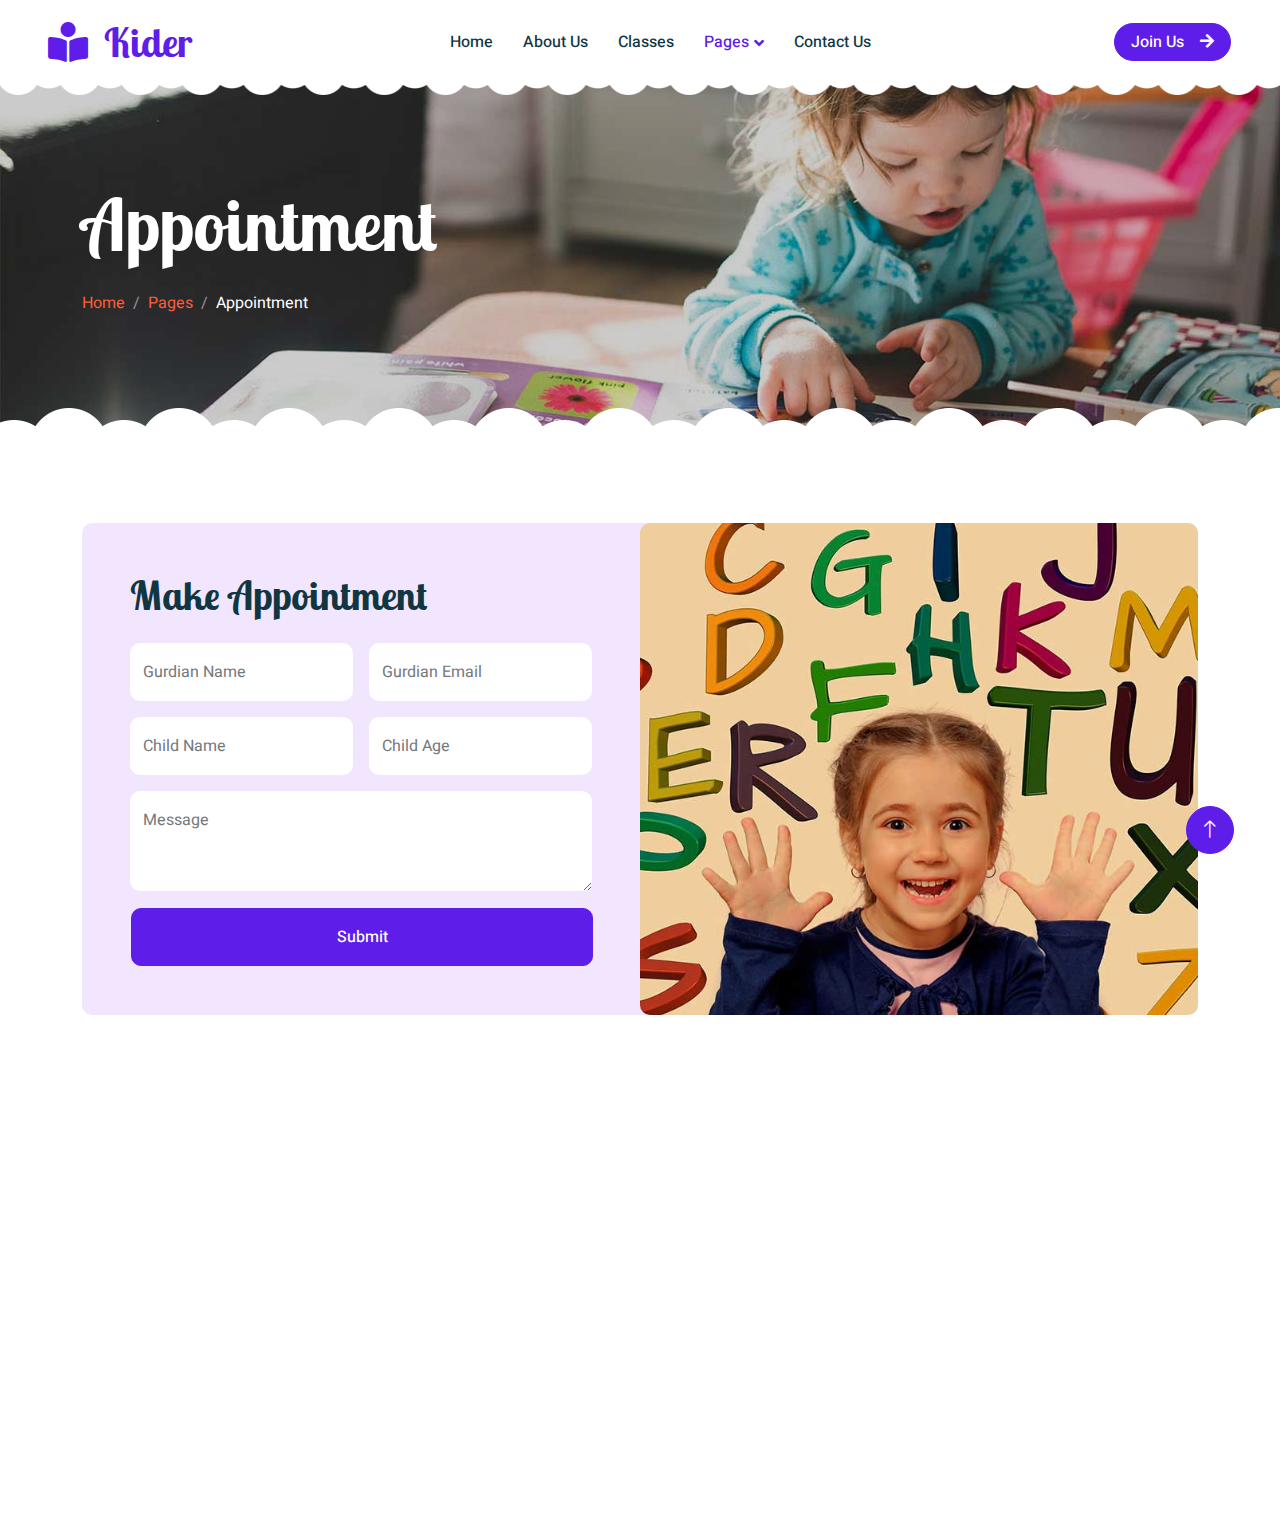
<file: back/public/new_template/appointment.html>
<!DOCTYPE html>
<html lang="en">

<head>
    <meta charset="utf-8">
    <title>Kider - Preschool Website Template</title>
    <meta content="width=device-width, initial-scale=1.0" name="viewport">
    <meta content="" name="keywords">
    <meta content="" name="description">

    <!-- Favicon -->
    <link href="img/favicon.ico" rel="icon">

    <!-- Google Web Fonts -->
    <link rel="preconnect" href="https://fonts.googleapis.com">
    <link rel="preconnect" href="https://fonts.gstatic.com" crossorigin>
    <link href="https://fonts.googleapis.com/css2?family=Heebo:wght@400;500;600&family=Inter:wght@600&family=Lobster+Two:wght@700&display=swap" rel="stylesheet">
    
    <!-- Icon Font Stylesheet -->
    <link href="https://cdnjs.cloudflare.com/ajax/libs/font-awesome/5.10.0/css/all.min.css" rel="stylesheet">
    <link href="https://cdn.jsdelivr.net/npm/bootstrap-icons@1.4.1/font/bootstrap-icons.css" rel="stylesheet">

    <!-- Libraries Stylesheet -->
    <link href="lib/animate/animate.min.css" rel="stylesheet">
    <link href="lib/owlcarousel/assets/owl.carousel.min.css" rel="stylesheet">

    <!-- Customized Bootstrap Stylesheet -->
    <link href="css/bootstrap.min.css" rel="stylesheet">

    <!-- Template Stylesheet -->
    <link href="css/style.css" rel="stylesheet">
</head>

<body>
    <div class="container-xxl bg-white p-0">
        <!-- Spinner Start -->
        <div id="spinner" class="show bg-white position-fixed translate-middle w-100 vh-100 top-50 start-50 d-flex align-items-center justify-content-center">
            <div class="spinner-border text-primary" style="width: 3rem; height: 3rem;" role="status">
                <span class="sr-only">Loading...</span>
            </div>
        </div>
        <!-- Spinner End -->


        <!-- Navbar Start -->
        <nav class="navbar navbar-expand-lg bg-white navbar-light sticky-top px-4 px-lg-5 py-lg-0">
            <a href="index.html" class="navbar-brand">
                <h1 class="m-0 text-primary"><i class="fa fa-book-reader me-3"></i>Kider</h1>
            </a>
            <button type="button" class="navbar-toggler" data-bs-toggle="collapse" data-bs-target="#navbarCollapse">
                <span class="navbar-toggler-icon"></span>
            </button>
            <div class="collapse navbar-collapse" id="navbarCollapse">
                <div class="navbar-nav mx-auto">
                    <a href="index.html" class="nav-item nav-link">Home</a>
                    <a href="about.html" class="nav-item nav-link">About Us</a>
                    <a href="classes.html" class="nav-item nav-link">Classes</a>
                    <div class="nav-item dropdown">
                        <a href="#" class="nav-link dropdown-toggle active" data-bs-toggle="dropdown">Pages</a>
                        <div class="dropdown-menu rounded-0 rounded-bottom border-0 shadow-sm m-0">
                            <a href="facility.html" class="dropdown-item">School Facilities</a>
                            <a href="team.html" class="dropdown-item">Popular Teachers</a>
                            <a href="call-to-action.html" class="dropdown-item">Become A Teachers</a>
                            <a href="appointment.html" class="dropdown-item active">Make Appointment</a>
                            <a href="testimonial.html" class="dropdown-item">Testimonial</a>
                            <a href="404.html" class="dropdown-item">404 Error</a>
                        </div>
                    </div>
                    <a href="contact.html" class="nav-item nav-link">Contact Us</a>
                </div>
                <a href="" class="btn btn-primary rounded-pill px-3 d-none d-lg-block">Join Us<i class="fa fa-arrow-right ms-3"></i></a>
            </div>
        </nav>
        <!-- Navbar End -->


        <!-- Page Header End -->
        <div class="container-xxl py-5 page-header position-relative mb-5">
            <div class="container py-5">
                <h1 class="display-2 text-white animated slideInDown mb-4">Appointment</h1>
                <nav aria-label="breadcrumb animated slideInDown">
                    <ol class="breadcrumb">
                        <li class="breadcrumb-item"><a href="#">Home</a></li>
                        <li class="breadcrumb-item"><a href="#">Pages</a></li>
                        <li class="breadcrumb-item text-white active" aria-current="page">Appointment</li>
                    </ol>
                </nav>
            </div>
        </div>
        <!-- Page Header End -->


        <!-- Appointment Start -->
        <div class="container-xxl py-5">
            <div class="container">
                <div class="bg-light rounded">
                    <div class="row g-0">
                        <div class="col-lg-6 wow fadeIn" data-wow-delay="0.1s">
                            <div class="h-100 d-flex flex-column justify-content-center p-5">
                                <h1 class="mb-4">Make Appointment</h1>
                                <form>
                                    <div class="row g-3">
                                        <div class="col-sm-6">
                                            <div class="form-floating">
                                                <input type="text" class="form-control border-0" id="gname" placeholder="Gurdian Name">
                                                <label for="gname">Gurdian Name</label>
                                            </div>
                                        </div>
                                        <div class="col-sm-6">
                                            <div class="form-floating">
                                                <input type="email" class="form-control border-0" id="gmail" placeholder="Gurdian Email">
                                                <label for="gmail">Gurdian Email</label>
                                            </div>
                                        </div>
                                        <div class="col-sm-6">
                                            <div class="form-floating">
                                                <input type="text" class="form-control border-0" id="cname" placeholder="Child Name">
                                                <label for="cname">Child Name</label>
                                            </div>
                                        </div>
                                        <div class="col-sm-6">
                                            <div class="form-floating">
                                                <input type="text" class="form-control border-0" id="cage" placeholder="Child Age">
                                                <label for="cage">Child Age</label>
                                            </div>
                                        </div>
                                        <div class="col-12">
                                            <div class="form-floating">
                                                <textarea class="form-control border-0" placeholder="Leave a message here" id="message" style="height: 100px"></textarea>
                                                <label for="message">Message</label>
                                            </div>
                                        </div>
                                        <div class="col-12">
                                            <button class="btn btn-primary w-100 py-3" type="submit">Submit</button>
                                        </div>
                                    </div>
                                </form>
                            </div>
                        </div>
                        <div class="col-lg-6 wow fadeIn" data-wow-delay="0.5s" style="min-height: 400px;">
                            <div class="position-relative h-100">
                                <img class="position-absolute w-100 h-100 rounded" src="img/appointment.jpg" style="object-fit: cover;">
                            </div>
                        </div>
                    </div>
                </div>
            </div>
        </div>
        <!-- Appointment End -->


        <!-- Footer Start -->
        <div class="container-fluid bg-dark text-white-50 footer pt-5 mt-5 wow fadeIn" data-wow-delay="0.1s">
            <div class="container py-5">
                <div class="row g-5">
                    <div class="col-lg-3 col-md-6">
                        <h3 class="text-white mb-4">Get In Touch</h3>
                        <p class="mb-2"><i class="fa fa-map-marker-alt me-3"></i>123 Street, New York, USA</p>
                        <p class="mb-2"><i class="fa fa-phone-alt me-3"></i>+012 345 67890</p>
                        <p class="mb-2"><i class="fa fa-envelope me-3"></i>info@example.com</p>
                        <div class="d-flex pt-2">
                            <a class="btn btn-outline-light btn-social" href=""><i class="fab fa-twitter"></i></a>
                            <a class="btn btn-outline-light btn-social" href=""><i class="fab fa-facebook-f"></i></a>
                            <a class="btn btn-outline-light btn-social" href=""><i class="fab fa-youtube"></i></a>
                            <a class="btn btn-outline-light btn-social" href=""><i class="fab fa-linkedin-in"></i></a>
                        </div>
                    </div>
                    <div class="col-lg-3 col-md-6">
                        <h3 class="text-white mb-4">Quick Links</h3>
                        <a class="btn btn-link text-white-50" href="">About Us</a>
                        <a class="btn btn-link text-white-50" href="">Contact Us</a>
                        <a class="btn btn-link text-white-50" href="">Our Services</a>
                        <a class="btn btn-link text-white-50" href="">Privacy Policy</a>
                        <a class="btn btn-link text-white-50" href="">Terms & Condition</a>
                    </div>
                    <div class="col-lg-3 col-md-6">
                        <h3 class="text-white mb-4">Photo Gallery</h3>
                        <div class="row g-2 pt-2">
                            <div class="col-4">
                                <img class="img-fluid rounded bg-light p-1" src="img/classes-1.jpg" alt="">
                            </div>
                            <div class="col-4">
                                <img class="img-fluid rounded bg-light p-1" src="img/classes-2.jpg" alt="">
                            </div>
                            <div class="col-4">
                                <img class="img-fluid rounded bg-light p-1" src="img/classes-3.jpg" alt="">
                            </div>
                            <div class="col-4">
                                <img class="img-fluid rounded bg-light p-1" src="img/classes-4.jpg" alt="">
                            </div>
                            <div class="col-4">
                                <img class="img-fluid rounded bg-light p-1" src="img/classes-5.jpg" alt="">
                            </div>
                            <div class="col-4">
                                <img class="img-fluid rounded bg-light p-1" src="img/classes-6.jpg" alt="">
                            </div>
                        </div>
                    </div>
                    <div class="col-lg-3 col-md-6">
                        <h3 class="text-white mb-4">Newsletter</h3>
                        <p>Dolor amet sit justo amet elitr clita ipsum elitr est.</p>
                        <div class="position-relative mx-auto" style="max-width: 400px;">
                            <input class="form-control bg-transparent w-100 py-3 ps-4 pe-5" type="text" placeholder="Your email">
                            <button type="button" class="btn btn-primary py-2 position-absolute top-0 end-0 mt-2 me-2">SignUp</button>
                        </div>
                    </div>
                </div>
            </div>
            <div class="container">
                <div class="copyright">
                    <div class="row">
                        <div class="col-md-6 text-center text-md-start mb-3 mb-md-0">
                            &copy; <a class="border-bottom" href="#">Your Site Name</a>, All Right Reserved. 
							
							<!--/*** This template is free as long as you keep the footer author’s credit link/attribution link/backlink. If you'd like to use the template without the footer author’s credit link/attribution link/backlink, you can purchase the Credit Removal License from "https://htmlcodex.com/credit-removal". Thank you for your support. ***/-->
							Designed By <a class="border-bottom" href="https://htmlcodex.com">HTML Codex</a>
                        </div>
                        <div class="col-md-6 text-center text-md-end">
                            <div class="footer-menu">
                                <a href="">Home</a>
                                <a href="">Cookies</a>
                                <a href="">Help</a>
                                <a href="">FQAs</a>
                            </div>
                        </div>
                    </div>
                </div>
            </div>
        </div>
        <!-- Footer End -->


        <!-- Back to Top -->
        <a href="#" class="btn btn-lg btn-primary btn-lg-square back-to-top"><i class="bi bi-arrow-up"></i></a>
    </div>

    <!-- JavaScript Libraries -->
    <script src="https://code.jquery.com/jquery-3.4.1.min.js"></script>
    <script src="https://cdn.jsdelivr.net/npm/bootstrap@5.0.0/dist/js/bootstrap.bundle.min.js"></script>
    <script src="lib/wow/wow.min.js"></script>
    <script src="lib/easing/easing.min.js"></script>
    <script src="lib/waypoints/waypoints.min.js"></script>
    <script src="lib/owlcarousel/owl.carousel.min.js"></script>

    <!-- Template Javascript -->
    <script src="js/main.js"></script>
</body>

</html>
</file>
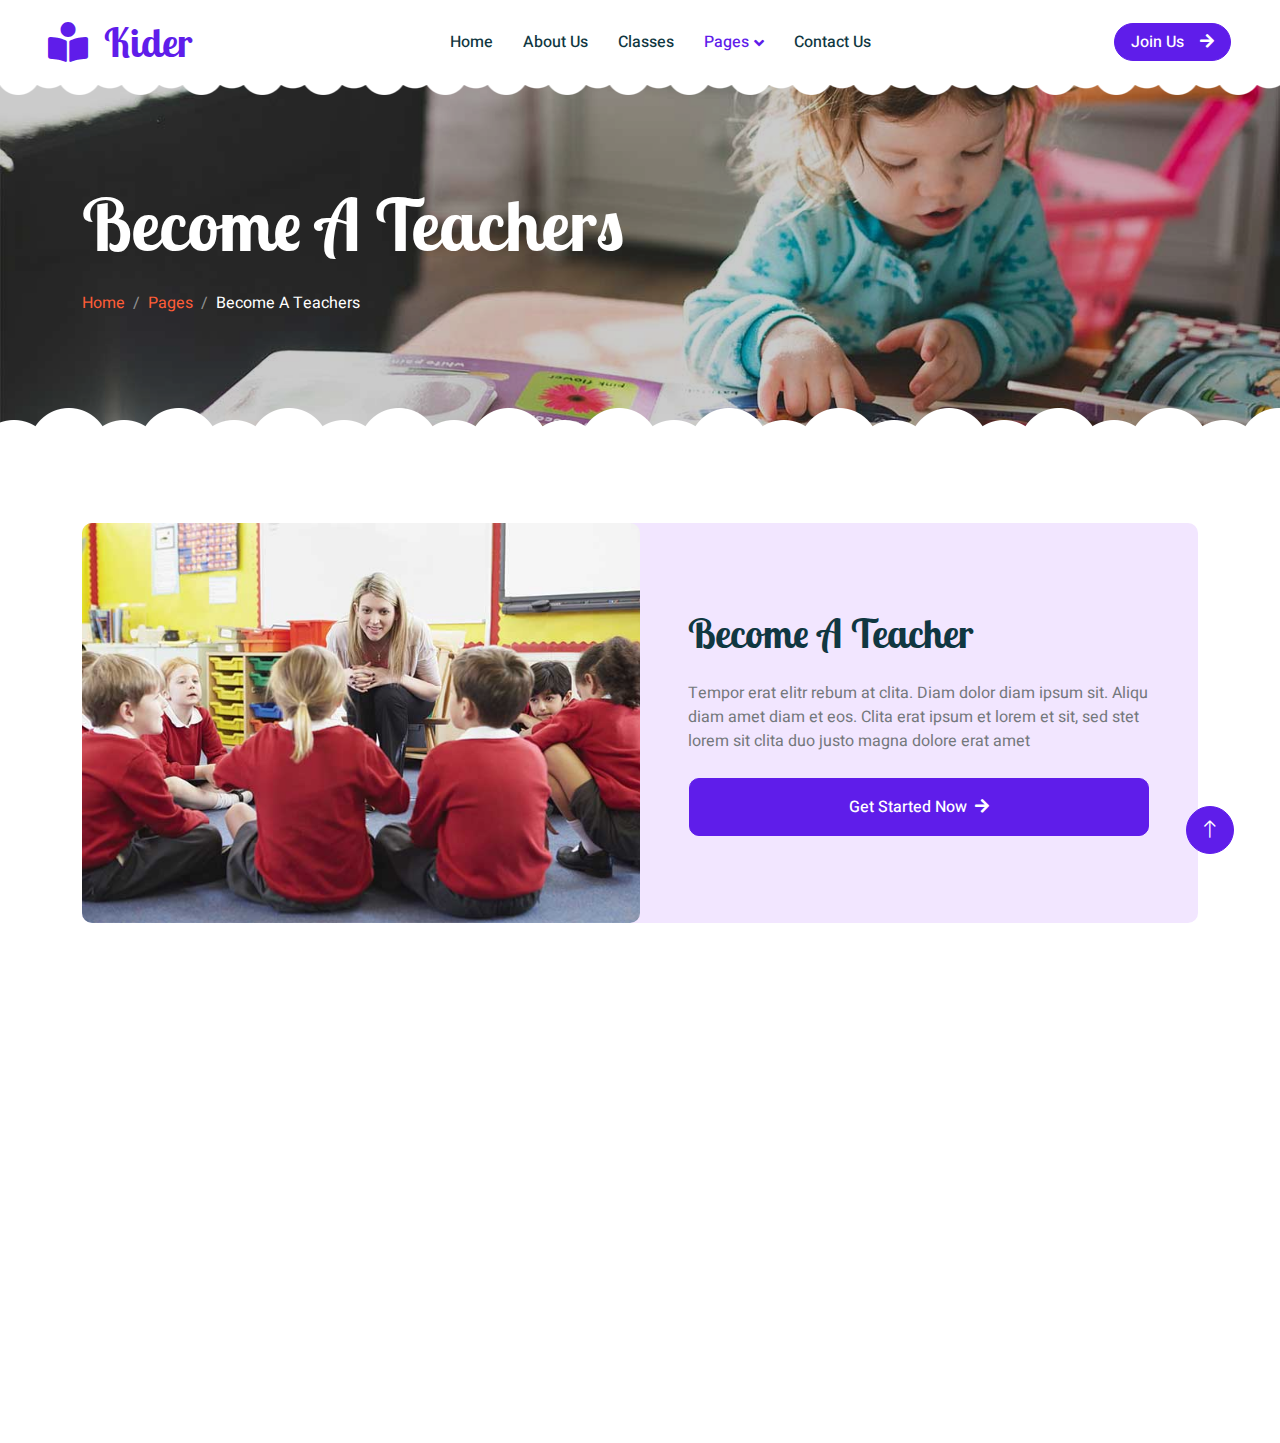
<file: back/public/new_template/call-to-action.html>
<!DOCTYPE html>
<html lang="en">

<head>
    <meta charset="utf-8">
    <title>Kider - Preschool Website Template</title>
    <meta content="width=device-width, initial-scale=1.0" name="viewport">
    <meta content="" name="keywords">
    <meta content="" name="description">

    <!-- Favicon -->
    <link href="img/favicon.ico" rel="icon">

    <!-- Google Web Fonts -->
    <link rel="preconnect" href="https://fonts.googleapis.com">
    <link rel="preconnect" href="https://fonts.gstatic.com" crossorigin>
    <link href="https://fonts.googleapis.com/css2?family=Heebo:wght@400;500;600&family=Inter:wght@600&family=Lobster+Two:wght@700&display=swap" rel="stylesheet">
    
    <!-- Icon Font Stylesheet -->
    <link href="https://cdnjs.cloudflare.com/ajax/libs/font-awesome/5.10.0/css/all.min.css" rel="stylesheet">
    <link href="https://cdn.jsdelivr.net/npm/bootstrap-icons@1.4.1/font/bootstrap-icons.css" rel="stylesheet">

    <!-- Libraries Stylesheet -->
    <link href="lib/animate/animate.min.css" rel="stylesheet">
    <link href="lib/owlcarousel/assets/owl.carousel.min.css" rel="stylesheet">

    <!-- Customized Bootstrap Stylesheet -->
    <link href="css/bootstrap.min.css" rel="stylesheet">

    <!-- Template Stylesheet -->
    <link href="css/style.css" rel="stylesheet">
</head>

<body>
    <div class="container-xxl bg-white p-0">
        <!-- Spinner Start -->
        <div id="spinner" class="show bg-white position-fixed translate-middle w-100 vh-100 top-50 start-50 d-flex align-items-center justify-content-center">
            <div class="spinner-border text-primary" style="width: 3rem; height: 3rem;" role="status">
                <span class="sr-only">Loading...</span>
            </div>
        </div>
        <!-- Spinner End -->


        <!-- Navbar Start -->
        <nav class="navbar navbar-expand-lg bg-white navbar-light sticky-top px-4 px-lg-5 py-lg-0">
            <a href="index.html" class="navbar-brand">
                <h1 class="m-0 text-primary"><i class="fa fa-book-reader me-3"></i>Kider</h1>
            </a>
            <button type="button" class="navbar-toggler" data-bs-toggle="collapse" data-bs-target="#navbarCollapse">
                <span class="navbar-toggler-icon"></span>
            </button>
            <div class="collapse navbar-collapse" id="navbarCollapse">
                <div class="navbar-nav mx-auto">
                    <a href="index.html" class="nav-item nav-link">Home</a>
                    <a href="about.html" class="nav-item nav-link">About Us</a>
                    <a href="classes.html" class="nav-item nav-link">Classes</a>
                    <div class="nav-item dropdown">
                        <a href="#" class="nav-link dropdown-toggle active" data-bs-toggle="dropdown">Pages</a>
                        <div class="dropdown-menu rounded-0 rounded-bottom border-0 shadow-sm m-0">
                            <a href="facility.html" class="dropdown-item">School Facilities</a>
                            <a href="team.html" class="dropdown-item">Popular Teachers</a>
                            <a href="call-to-action.html" class="dropdown-item active">Become A Teachers</a>
                            <a href="appointment.html" class="dropdown-item">Make Appointment</a>
                            <a href="testimonial.html" class="dropdown-item">Testimonial</a>
                            <a href="404.html" class="dropdown-item">404 Error</a>
                        </div>
                    </div>
                    <a href="contact.html" class="nav-item nav-link">Contact Us</a>
                </div>
                <a href="" class="btn btn-primary rounded-pill px-3 d-none d-lg-block">Join Us<i class="fa fa-arrow-right ms-3"></i></a>
            </div>
        </nav>
        <!-- Navbar End -->


        <!-- Page Header End -->
        <div class="container-xxl py-5 page-header position-relative mb-5">
            <div class="container py-5">
                <h1 class="display-2 text-white animated slideInDown mb-4">Become A Teachers</h1>
                <nav aria-label="breadcrumb animated slideInDown">
                    <ol class="breadcrumb">
                        <li class="breadcrumb-item"><a href="#">Home</a></li>
                        <li class="breadcrumb-item"><a href="#">Pages</a></li>
                        <li class="breadcrumb-item text-white active" aria-current="page">Become A Teachers</li>
                    </ol>
                </nav>
            </div>
        </div>
        <!-- Page Header End -->


        <!-- Call To Action Start -->
        <div class="container-xxl py-5">
            <div class="container">
                <div class="bg-light rounded">
                    <div class="row g-0">
                        <div class="col-lg-6 wow fadeIn" data-wow-delay="0.1s" style="min-height: 400px;">
                            <div class="position-relative h-100">
                                <img class="position-absolute w-100 h-100 rounded" src="img/call-to-action.jpg" style="object-fit: cover;">
                            </div>
                        </div>
                        <div class="col-lg-6 wow fadeIn" data-wow-delay="0.5s">
                            <div class="h-100 d-flex flex-column justify-content-center p-5">
                                <h1 class="mb-4">Become A Teacher</h1>
                                <p class="mb-4">Tempor erat elitr rebum at clita. Diam dolor diam ipsum sit. Aliqu diam amet diam et eos.
                                    Clita erat ipsum et lorem et sit, sed stet lorem sit clita duo justo magna dolore erat amet
                                </p>
                                <a class="btn btn-primary py-3 px-5" href="">Get Started Now<i class="fa fa-arrow-right ms-2"></i></a>
                            </div>
                        </div>
                    </div>
                </div>
            </div>
        </div>
        <!-- Call To Action End -->


        <!-- Footer Start -->
        <div class="container-fluid bg-dark text-white-50 footer pt-5 mt-5 wow fadeIn" data-wow-delay="0.1s">
            <div class="container py-5">
                <div class="row g-5">
                    <div class="col-lg-3 col-md-6">
                        <h3 class="text-white mb-4">Get In Touch</h3>
                        <p class="mb-2"><i class="fa fa-map-marker-alt me-3"></i>123 Street, New York, USA</p>
                        <p class="mb-2"><i class="fa fa-phone-alt me-3"></i>+012 345 67890</p>
                        <p class="mb-2"><i class="fa fa-envelope me-3"></i>info@example.com</p>
                        <div class="d-flex pt-2">
                            <a class="btn btn-outline-light btn-social" href=""><i class="fab fa-twitter"></i></a>
                            <a class="btn btn-outline-light btn-social" href=""><i class="fab fa-facebook-f"></i></a>
                            <a class="btn btn-outline-light btn-social" href=""><i class="fab fa-youtube"></i></a>
                            <a class="btn btn-outline-light btn-social" href=""><i class="fab fa-linkedin-in"></i></a>
                        </div>
                    </div>
                    <div class="col-lg-3 col-md-6">
                        <h3 class="text-white mb-4">Quick Links</h3>
                        <a class="btn btn-link text-white-50" href="">About Us</a>
                        <a class="btn btn-link text-white-50" href="">Contact Us</a>
                        <a class="btn btn-link text-white-50" href="">Our Services</a>
                        <a class="btn btn-link text-white-50" href="">Privacy Policy</a>
                        <a class="btn btn-link text-white-50" href="">Terms & Condition</a>
                    </div>
                    <div class="col-lg-3 col-md-6">
                        <h3 class="text-white mb-4">Photo Gallery</h3>
                        <div class="row g-2 pt-2">
                            <div class="col-4">
                                <img class="img-fluid rounded bg-light p-1" src="img/classes-1.jpg" alt="">
                            </div>
                            <div class="col-4">
                                <img class="img-fluid rounded bg-light p-1" src="img/classes-2.jpg" alt="">
                            </div>
                            <div class="col-4">
                                <img class="img-fluid rounded bg-light p-1" src="img/classes-3.jpg" alt="">
                            </div>
                            <div class="col-4">
                                <img class="img-fluid rounded bg-light p-1" src="img/classes-4.jpg" alt="">
                            </div>
                            <div class="col-4">
                                <img class="img-fluid rounded bg-light p-1" src="img/classes-5.jpg" alt="">
                            </div>
                            <div class="col-4">
                                <img class="img-fluid rounded bg-light p-1" src="img/classes-6.jpg" alt="">
                            </div>
                        </div>
                    </div>
                    <div class="col-lg-3 col-md-6">
                        <h3 class="text-white mb-4">Newsletter</h3>
                        <p>Dolor amet sit justo amet elitr clita ipsum elitr est.</p>
                        <div class="position-relative mx-auto" style="max-width: 400px;">
                            <input class="form-control bg-transparent w-100 py-3 ps-4 pe-5" type="text" placeholder="Your email">
                            <button type="button" class="btn btn-primary py-2 position-absolute top-0 end-0 mt-2 me-2">SignUp</button>
                        </div>
                    </div>
                </div>
            </div>
            <div class="container">
                <div class="copyright">
                    <div class="row">
                        <div class="col-md-6 text-center text-md-start mb-3 mb-md-0">
                            &copy; <a class="border-bottom" href="#">Your Site Name</a>, All Right Reserved. 
							
							<!--/*** This template is free as long as you keep the footer author’s credit link/attribution link/backlink. If you'd like to use the template without the footer author’s credit link/attribution link/backlink, you can purchase the Credit Removal License from "https://htmlcodex.com/credit-removal". Thank you for your support. ***/-->
							Designed By <a class="border-bottom" href="https://htmlcodex.com">HTML Codex</a>
                        </div>
                        <div class="col-md-6 text-center text-md-end">
                            <div class="footer-menu">
                                <a href="">Home</a>
                                <a href="">Cookies</a>
                                <a href="">Help</a>
                                <a href="">FQAs</a>
                            </div>
                        </div>
                    </div>
                </div>
            </div>
        </div>
        <!-- Footer End -->


        <!-- Back to Top -->
        <a href="#" class="btn btn-lg btn-primary btn-lg-square back-to-top"><i class="bi bi-arrow-up"></i></a>
    </div>

    <!-- JavaScript Libraries -->
    <script src="https://code.jquery.com/jquery-3.4.1.min.js"></script>
    <script src="https://cdn.jsdelivr.net/npm/bootstrap@5.0.0/dist/js/bootstrap.bundle.min.js"></script>
    <script src="lib/wow/wow.min.js"></script>
    <script src="lib/easing/easing.min.js"></script>
    <script src="lib/waypoints/waypoints.min.js"></script>
    <script src="lib/owlcarousel/owl.carousel.min.js"></script>

    <!-- Template Javascript -->
    <script src="js/main.js"></script>
</body>

</html>
</file>
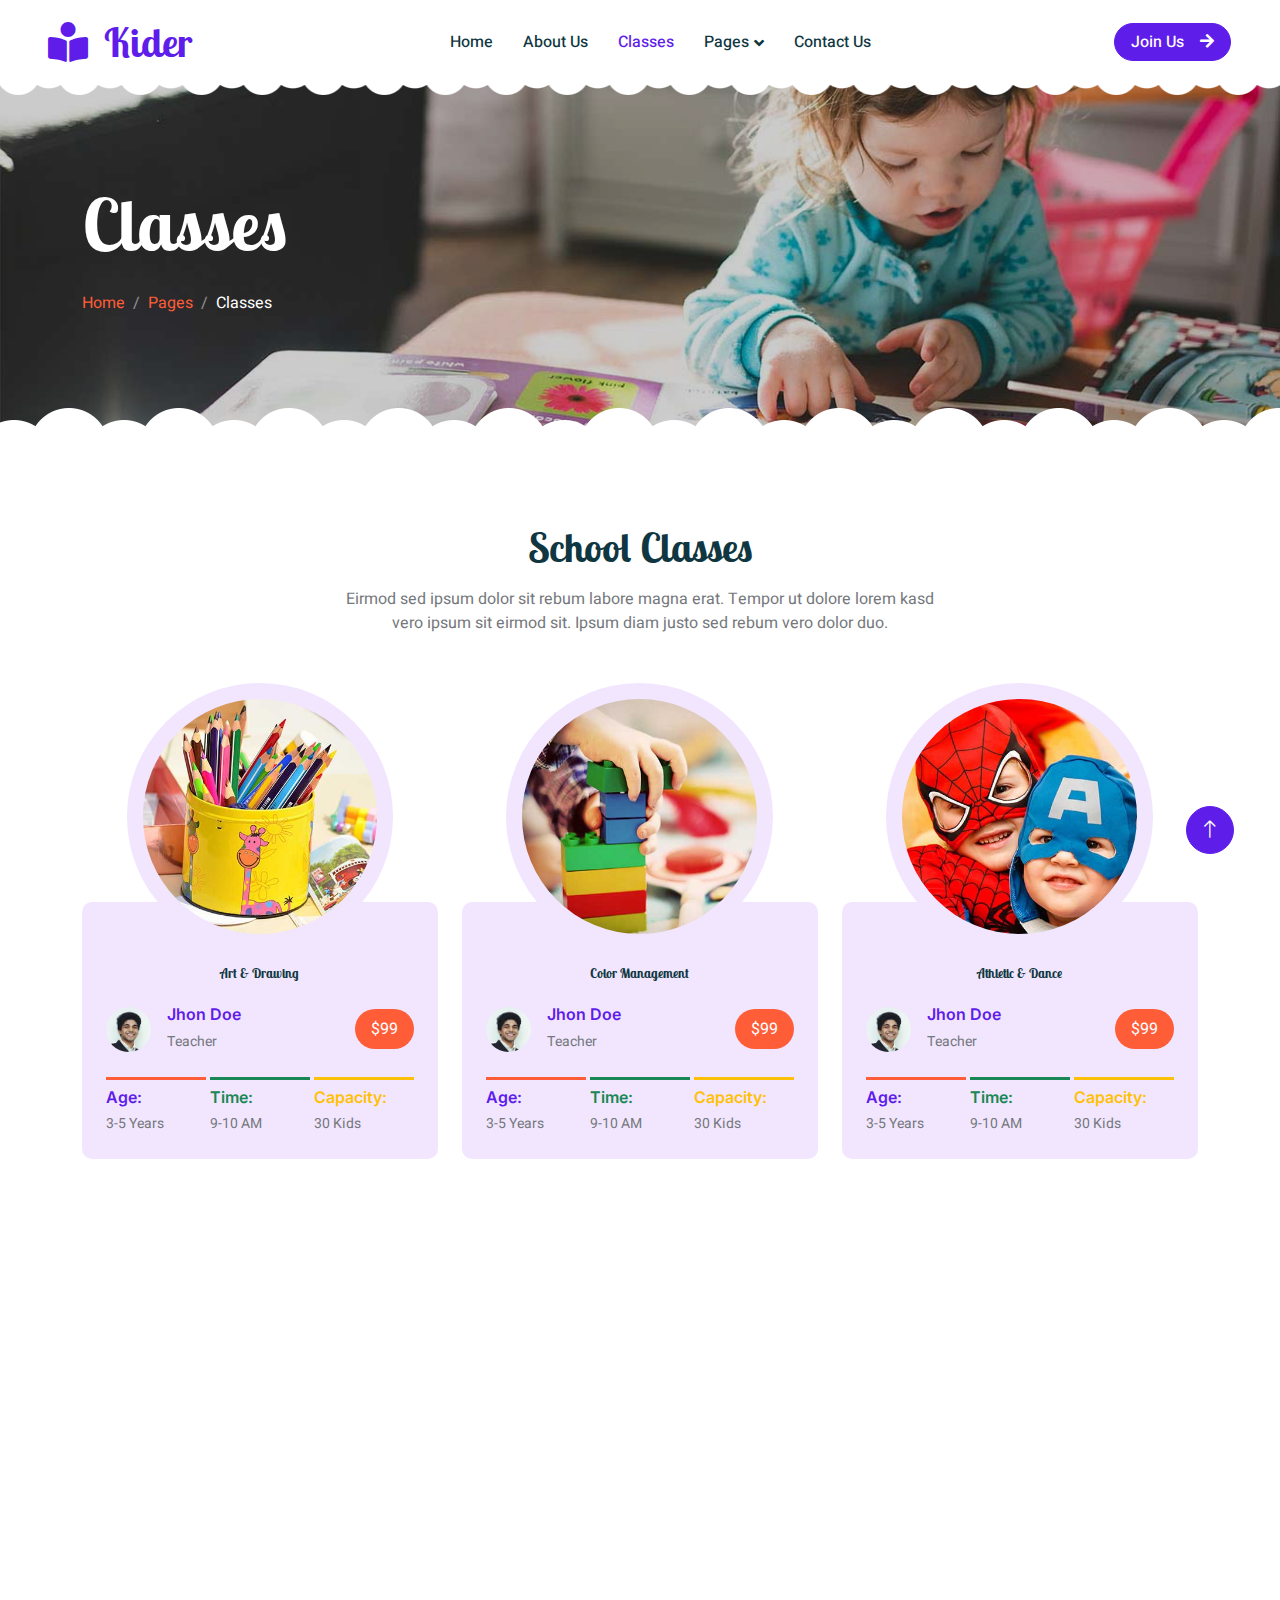
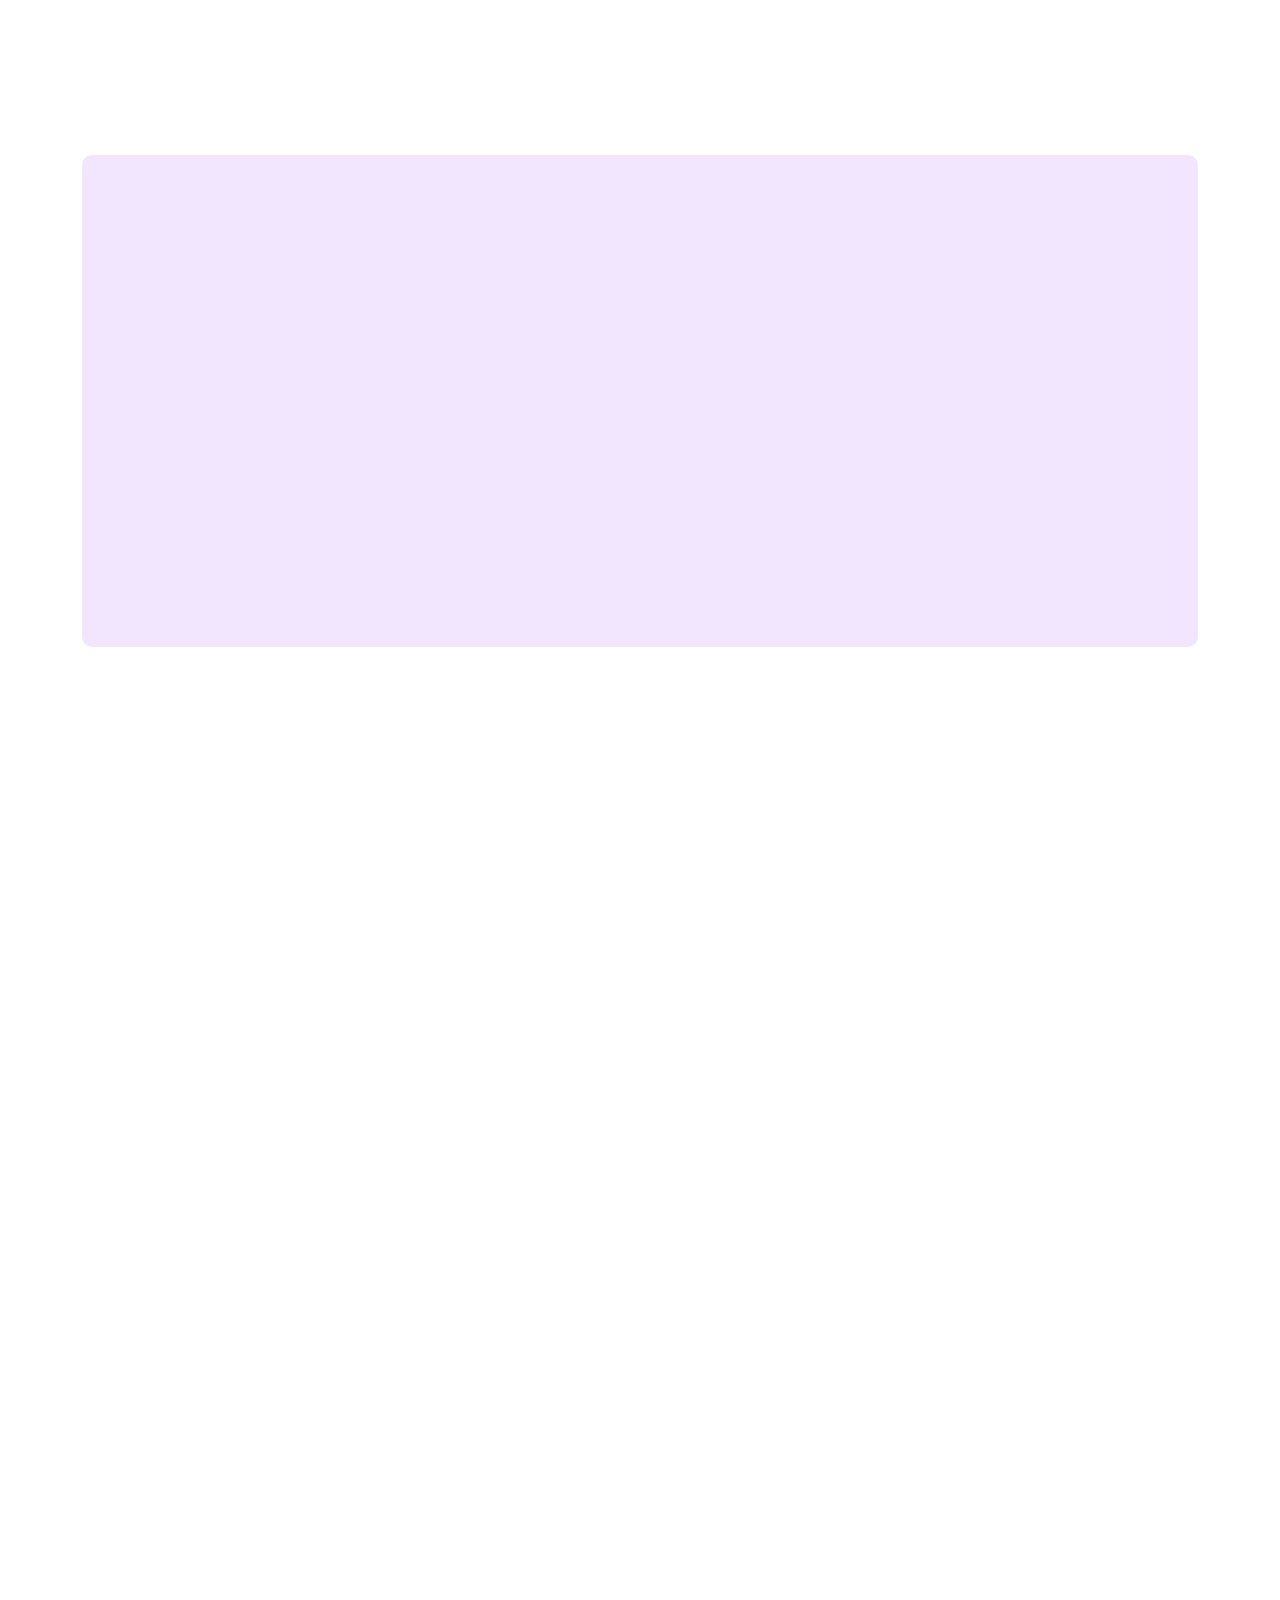
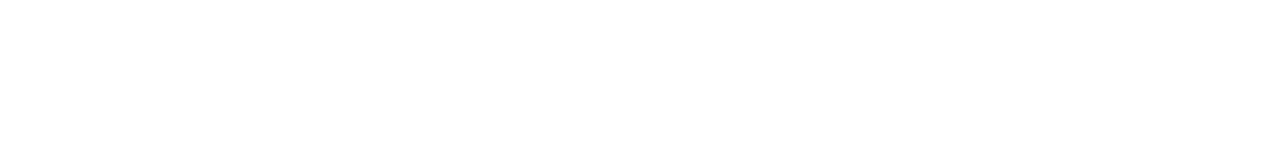
<file: back/public/new_template/classes.html>
<!DOCTYPE html>
<html lang="en">

<head>
    <meta charset="utf-8">
    <title>Kider - Preschool Website Template</title>
    <meta content="width=device-width, initial-scale=1.0" name="viewport">
    <meta content="" name="keywords">
    <meta content="" name="description">

    <!-- Favicon -->
    <link href="img/favicon.ico" rel="icon">

    <!-- Google Web Fonts -->
    <link rel="preconnect" href="https://fonts.googleapis.com">
    <link rel="preconnect" href="https://fonts.gstatic.com" crossorigin>
    <link href="https://fonts.googleapis.com/css2?family=Heebo:wght@400;500;600&family=Inter:wght@600&family=Lobster+Two:wght@700&display=swap" rel="stylesheet">
    
    <!-- Icon Font Stylesheet -->
    <link href="https://cdnjs.cloudflare.com/ajax/libs/font-awesome/5.10.0/css/all.min.css" rel="stylesheet">
    <link href="https://cdn.jsdelivr.net/npm/bootstrap-icons@1.4.1/font/bootstrap-icons.css" rel="stylesheet">

    <!-- Libraries Stylesheet -->
    <link href="lib/animate/animate.min.css" rel="stylesheet">
    <link href="lib/owlcarousel/assets/owl.carousel.min.css" rel="stylesheet">

    <!-- Customized Bootstrap Stylesheet -->
    <link href="css/bootstrap.min.css" rel="stylesheet">

    <!-- Template Stylesheet -->
    <link href="css/style.css" rel="stylesheet">
</head>

<body>
    <div class="container-xxl bg-white p-0">
        <!-- Spinner Start -->
        <div id="spinner" class="show bg-white position-fixed translate-middle w-100 vh-100 top-50 start-50 d-flex align-items-center justify-content-center">
            <div class="spinner-border text-primary" style="width: 3rem; height: 3rem;" role="status">
                <span class="sr-only">Loading...</span>
            </div>
        </div>
        <!-- Spinner End -->


        <!-- Navbar Start -->
        <nav class="navbar navbar-expand-lg bg-white navbar-light sticky-top px-4 px-lg-5 py-lg-0">
            <a href="index.html" class="navbar-brand">
                <h1 class="m-0 text-primary"><i class="fa fa-book-reader me-3"></i>Kider</h1>
            </a>
            <button type="button" class="navbar-toggler" data-bs-toggle="collapse" data-bs-target="#navbarCollapse">
                <span class="navbar-toggler-icon"></span>
            </button>
            <div class="collapse navbar-collapse" id="navbarCollapse">
                <div class="navbar-nav mx-auto">
                    <a href="index.html" class="nav-item nav-link">Home</a>
                    <a href="about.html" class="nav-item nav-link">About Us</a>
                    <a href="classes.html" class="nav-item nav-link active">Classes</a>
                    <div class="nav-item dropdown">
                        <a href="#" class="nav-link dropdown-toggle" data-bs-toggle="dropdown">Pages</a>
                        <div class="dropdown-menu rounded-0 rounded-bottom border-0 shadow-sm m-0">
                            <a href="facility.html" class="dropdown-item">School Facilities</a>
                            <a href="team.html" class="dropdown-item">Popular Teachers</a>
                            <a href="call-to-action.html" class="dropdown-item">Become A Teachers</a>
                            <a href="appointment.html" class="dropdown-item">Make Appointment</a>
                            <a href="testimonial.html" class="dropdown-item">Testimonial</a>
                            <a href="404.html" class="dropdown-item">404 Error</a>
                        </div>
                    </div>
                    <a href="contact.html" class="nav-item nav-link">Contact Us</a>
                </div>
                <a href="" class="btn btn-primary rounded-pill px-3 d-none d-lg-block">Join Us<i class="fa fa-arrow-right ms-3"></i></a>
            </div>
        </nav>
        <!-- Navbar End -->


        <!-- Page Header End -->
        <div class="container-xxl py-5 page-header position-relative mb-5">
            <div class="container py-5">
                <h1 class="display-2 text-white animated slideInDown mb-4">Classes</h1>
                <nav aria-label="breadcrumb animated slideInDown">
                    <ol class="breadcrumb">
                        <li class="breadcrumb-item"><a href="#">Home</a></li>
                        <li class="breadcrumb-item"><a href="#">Pages</a></li>
                        <li class="breadcrumb-item text-white active" aria-current="page">Classes</li>
                    </ol>
                </nav>
            </div>
        </div>
        <!-- Page Header End -->


        <!-- Classes Start -->
        <div class="container-xxl py-5">
            <div class="container">
                <div class="text-center mx-auto mb-5 wow fadeInUp" data-wow-delay="0.1s" style="max-width: 600px;">
                    <h1 class="mb-3">School Classes</h1>
                    <p>Eirmod sed ipsum dolor sit rebum labore magna erat. Tempor ut dolore lorem kasd vero ipsum sit eirmod sit. Ipsum diam justo sed rebum vero dolor duo.</p>
                </div>
                <div class="row g-4">
                    <div class="col-lg-4 col-md-6 wow fadeInUp" data-wow-delay="0.1s">
                        <div class="classes-item">
                            <div class="bg-light rounded-circle w-75 mx-auto p-3">
                                <img class="img-fluid rounded-circle" src="img/classes-1.jpg" alt="">
                            </div>
                            <div class="bg-light rounded p-4 pt-5 mt-n5">
                                <a class="d-block text-center h3 mt-3 mb-4" href="">Art & Drawing</a>
                                <div class="d-flex align-items-center justify-content-between mb-4">
                                    <div class="d-flex align-items-center">
                                        <img class="rounded-circle flex-shrink-0" src="img/user.jpg" alt="" style="width: 45px; height: 45px;">
                                        <div class="ms-3">
                                            <h6 class="text-primary mb-1">Jhon Doe</h6>
                                            <small>Teacher</small>
                                        </div>
                                    </div>
                                    <span class="bg-primary text-white rounded-pill py-2 px-3" href="">$99</span>
                                </div>
                                <div class="row g-1">
                                    <div class="col-4">
                                        <div class="border-top border-3 border-primary pt-2">
                                            <h6 class="text-primary mb-1">Age:</h6>
                                            <small>3-5 Years</small>
                                        </div>
                                    </div>
                                    <div class="col-4">
                                        <div class="border-top border-3 border-success pt-2">
                                            <h6 class="text-success mb-1">Time:</h6>
                                            <small>9-10 AM</small>
                                        </div>
                                    </div>
                                    <div class="col-4">
                                        <div class="border-top border-3 border-warning pt-2">
                                            <h6 class="text-warning mb-1">Capacity:</h6>
                                            <small>30 Kids</small>
                                        </div>
                                    </div>
                                </div>
                            </div>
                        </div>
                    </div>
                    <div class="col-lg-4 col-md-6 wow fadeInUp" data-wow-delay="0.3s">
                        <div class="classes-item">
                            <div class="bg-light rounded-circle w-75 mx-auto p-3">
                                <img class="img-fluid rounded-circle" src="img/classes-2.jpg" alt="">
                            </div>
                            <div class="bg-light rounded p-4 pt-5 mt-n5">
                                <a class="d-block text-center h3 mt-3 mb-4" href="">Color Management</a>
                                <div class="d-flex align-items-center justify-content-between mb-4">
                                    <div class="d-flex align-items-center">
                                        <img class="rounded-circle flex-shrink-0" src="img/user.jpg" alt="" style="width: 45px; height: 45px;">
                                        <div class="ms-3">
                                            <h6 class="text-primary mb-1">Jhon Doe</h6>
                                            <small>Teacher</small>
                                        </div>
                                    </div>
                                    <span class="bg-primary text-white rounded-pill py-2 px-3" href="">$99</span>
                                </div>
                                <div class="row g-1">
                                    <div class="col-4">
                                        <div class="border-top border-3 border-primary pt-2">
                                            <h6 class="text-primary mb-1">Age:</h6>
                                            <small>3-5 Years</small>
                                        </div>
                                    </div>
                                    <div class="col-4">
                                        <div class="border-top border-3 border-success pt-2">
                                            <h6 class="text-success mb-1">Time:</h6>
                                            <small>9-10 AM</small>
                                        </div>
                                    </div>
                                    <div class="col-4">
                                        <div class="border-top border-3 border-warning pt-2">
                                            <h6 class="text-warning mb-1">Capacity:</h6>
                                            <small>30 Kids</small>
                                        </div>
                                    </div>
                                </div>
                            </div>
                        </div>
                    </div>
                    <div class="col-lg-4 col-md-6 wow fadeInUp" data-wow-delay="0.5s">
                        <div class="classes-item">
                            <div class="bg-light rounded-circle w-75 mx-auto p-3">
                                <img class="img-fluid rounded-circle" src="img/classes-3.jpg" alt="">
                            </div>
                            <div class="bg-light rounded p-4 pt-5 mt-n5">
                                <a class="d-block text-center h3 mt-3 mb-4" href="">Athletic & Dance</a>
                                <div class="d-flex align-items-center justify-content-between mb-4">
                                    <div class="d-flex align-items-center">
                                        <img class="rounded-circle flex-shrink-0" src="img/user.jpg" alt="" style="width: 45px; height: 45px;">
                                        <div class="ms-3">
                                            <h6 class="text-primary mb-1">Jhon Doe</h6>
                                            <small>Teacher</small>
                                        </div>
                                    </div>
                                    <span class="bg-primary text-white rounded-pill py-2 px-3" href="">$99</span>
                                </div>
                                <div class="row g-1">
                                    <div class="col-4">
                                        <div class="border-top border-3 border-primary pt-2">
                                            <h6 class="text-primary mb-1">Age:</h6>
                                            <small>3-5 Years</small>
                                        </div>
                                    </div>
                                    <div class="col-4">
                                        <div class="border-top border-3 border-success pt-2">
                                            <h6 class="text-success mb-1">Time:</h6>
                                            <small>9-10 AM</small>
                                        </div>
                                    </div>
                                    <div class="col-4">
                                        <div class="border-top border-3 border-warning pt-2">
                                            <h6 class="text-warning mb-1">Capacity:</h6>
                                            <small>30 Kids</small>
                                        </div>
                                    </div>
                                </div>
                            </div>
                        </div>
                    </div>
                    <div class="col-lg-4 col-md-6 wow fadeInUp" data-wow-delay="0.1s">
                        <div class="classes-item">
                            <div class="bg-light rounded-circle w-75 mx-auto p-3">
                                <img class="img-fluid rounded-circle" src="img/classes-4.jpg" alt="">
                            </div>
                            <div class="bg-light rounded p-4 pt-5 mt-n5">
                                <a class="d-block text-center h3 mt-3 mb-4" href="">Language & Speaking</a>
                                <div class="d-flex align-items-center justify-content-between mb-4">
                                    <div class="d-flex align-items-center">
                                        <img class="rounded-circle flex-shrink-0" src="img/user.jpg" alt="" style="width: 45px; height: 45px;">
                                        <div class="ms-3">
                                            <h6 class="text-primary mb-1">Jhon Doe</h6>
                                            <small>Teacher</small>
                                        </div>
                                    </div>
                                    <span class="bg-primary text-white rounded-pill py-2 px-3" href="">$99</span>
                                </div>
                                <div class="row g-1">
                                    <div class="col-4">
                                        <div class="border-top border-3 border-primary pt-2">
                                            <h6 class="text-primary mb-1">Age:</h6>
                                            <small>3-5 Years</small>
                                        </div>
                                    </div>
                                    <div class="col-4">
                                        <div class="border-top border-3 border-success pt-2">
                                            <h6 class="text-success mb-1">Time:</h6>
                                            <small>9-10 AM</small>
                                        </div>
                                    </div>
                                    <div class="col-4">
                                        <div class="border-top border-3 border-warning pt-2">
                                            <h6 class="text-warning mb-1">Capacity:</h6>
                                            <small>30 Kids</small>
                                        </div>
                                    </div>
                                </div>
                            </div>
                        </div>
                    </div>
                    <div class="col-lg-4 col-md-6 wow fadeInUp" data-wow-delay="0.3s">
                        <div class="classes-item">
                            <div class="bg-light rounded-circle w-75 mx-auto p-3">
                                <img class="img-fluid rounded-circle" src="img/classes-5.jpg" alt="">
                            </div>
                            <div class="bg-light rounded p-4 pt-5 mt-n5">
                                <a class="d-block text-center h3 mt-3 mb-4" href="">Religion & History</a>
                                <div class="d-flex align-items-center justify-content-between mb-4">
                                    <div class="d-flex align-items-center">
                                        <img class="rounded-circle flex-shrink-0" src="img/user.jpg" alt="" style="width: 45px; height: 45px;">
                                        <div class="ms-3">
                                            <h6 class="text-primary mb-1">Jhon Doe</h6>
                                            <small>Teacher</small>
                                        </div>
                                    </div>
                                    <span class="bg-primary text-white rounded-pill py-2 px-3" href="">$99</span>
                                </div>
                                <div class="row g-1">
                                    <div class="col-4">
                                        <div class="border-top border-3 border-primary pt-2">
                                            <h6 class="text-primary mb-1">Age:</h6>
                                            <small>3-5 Years</small>
                                        </div>
                                    </div>
                                    <div class="col-4">
                                        <div class="border-top border-3 border-success pt-2">
                                            <h6 class="text-success mb-1">Time:</h6>
                                            <small>9-10 AM</small>
                                        </div>
                                    </div>
                                    <div class="col-4">
                                        <div class="border-top border-3 border-warning pt-2">
                                            <h6 class="text-warning mb-1">Capacity:</h6>
                                            <small>30 Kids</small>
                                        </div>
                                    </div>
                                </div>
                            </div>
                        </div>
                    </div>
                    <div class="col-lg-4 col-md-6 wow fadeInUp" data-wow-delay="0.5s">
                        <div class="classes-item">
                            <div class="bg-light rounded-circle w-75 mx-auto p-3">
                                <img class="img-fluid rounded-circle" src="img/classes-6.jpg" alt="">
                            </div>
                            <div class="bg-light rounded p-4 pt-5 mt-n5">
                                <a class="d-block text-center h3 mt-3 mb-4" href="">General Knowledge</a>
                                <div class="d-flex align-items-center justify-content-between mb-4">
                                    <div class="d-flex align-items-center">
                                        <img class="rounded-circle flex-shrink-0" src="img/user.jpg" alt="" style="width: 45px; height: 45px;">
                                        <div class="ms-3">
                                            <h6 class="text-primary mb-1">Jhon Doe</h6>
                                            <small>Teacher</small>
                                        </div>
                                    </div>
                                    <span class="bg-primary text-white rounded-pill py-2 px-3" href="">$99</span>
                                </div>
                                <div class="row g-1">
                                    <div class="col-4">
                                        <div class="border-top border-3 border-primary pt-2">
                                            <h6 class="text-primary mb-1">Age:</h6>
                                            <small>3-5 Years</small>
                                        </div>
                                    </div>
                                    <div class="col-4">
                                        <div class="border-top border-3 border-success pt-2">
                                            <h6 class="text-success mb-1">Time:</h6>
                                            <small>9-10 AM</small>
                                        </div>
                                    </div>
                                    <div class="col-4">
                                        <div class="border-top border-3 border-warning pt-2">
                                            <h6 class="text-warning mb-1">Capacity:</h6>
                                            <small>30 Kids</small>
                                        </div>
                                    </div>
                                </div>
                            </div>
                        </div>
                    </div>
                </div>
            </div>
        </div>
        <!-- Classes End -->


        <!-- Appointment Start -->
        <div class="container-xxl py-5">
            <div class="container">
                <div class="bg-light rounded">
                    <div class="row g-0">
                        <div class="col-lg-6 wow fadeIn" data-wow-delay="0.1s">
                            <div class="h-100 d-flex flex-column justify-content-center p-5">
                                <h1 class="mb-4">Make Appointment</h1>
                                <form>
                                    <div class="row g-3">
                                        <div class="col-sm-6">
                                            <div class="form-floating">
                                                <input type="text" class="form-control border-0" id="gname" placeholder="Gurdian Name">
                                                <label for="gname">Gurdian Name</label>
                                            </div>
                                        </div>
                                        <div class="col-sm-6">
                                            <div class="form-floating">
                                                <input type="email" class="form-control border-0" id="gmail" placeholder="Gurdian Email">
                                                <label for="gmail">Gurdian Email</label>
                                            </div>
                                        </div>
                                        <div class="col-sm-6">
                                            <div class="form-floating">
                                                <input type="text" class="form-control border-0" id="cname" placeholder="Child Name">
                                                <label for="cname">Child Name</label>
                                            </div>
                                        </div>
                                        <div class="col-sm-6">
                                            <div class="form-floating">
                                                <input type="text" class="form-control border-0" id="cage" placeholder="Child Age">
                                                <label for="cage">Child Age</label>
                                            </div>
                                        </div>
                                        <div class="col-12">
                                            <div class="form-floating">
                                                <textarea class="form-control border-0" placeholder="Leave a message here" id="message" style="height: 100px"></textarea>
                                                <label for="message">Message</label>
                                            </div>
                                        </div>
                                        <div class="col-12">
                                            <button class="btn btn-primary w-100 py-3" type="submit">Submit</button>
                                        </div>
                                    </div>
                                </form>
                            </div>
                        </div>
                        <div class="col-lg-6 wow fadeIn" data-wow-delay="0.5s" style="min-height: 400px;">
                            <div class="position-relative h-100">
                                <img class="position-absolute w-100 h-100 rounded" src="img/appointment.jpg" style="object-fit: cover;">
                            </div>
                        </div>
                    </div>
                </div>
            </div>
        </div>
        <!-- Appointment End -->


        <!-- Testimonial Start -->
        <div class="container-xxl py-5">
            <div class="container">
                <div class="text-center mx-auto mb-5 wow fadeInUp" data-wow-delay="0.1s" style="max-width: 600px;">
                    <h1 class="mb-3">Our Clients Say!</h1>
                    <p>Eirmod sed ipsum dolor sit rebum labore magna erat. Tempor ut dolore lorem kasd vero ipsum sit eirmod sit. Ipsum diam justo sed rebum vero dolor duo.</p>
                </div>
                <div class="owl-carousel testimonial-carousel wow fadeInUp" data-wow-delay="0.1s">
                    <div class="testimonial-item bg-light rounded p-5">
                        <p class="fs-5">Tempor stet labore dolor clita stet diam amet ipsum dolor duo ipsum rebum stet dolor amet diam stet. Est stet ea lorem amet est kasd kasd erat eos</p>
                        <div class="d-flex align-items-center bg-white me-n5" style="border-radius: 50px 0 0 50px;">
                            <img class="img-fluid flex-shrink-0 rounded-circle" src="img/testimonial-1.jpg" style="width: 90px; height: 90px;">
                            <div class="ps-3">
                                <h3 class="mb-1">Client Name</h3>
                                <span>Profession</span>
                            </div>
                            <i class="fa fa-quote-right fa-3x text-primary ms-auto d-none d-sm-flex"></i>
                        </div>
                    </div>
                    <div class="testimonial-item bg-light rounded p-5">
                        <p class="fs-5">Tempor stet labore dolor clita stet diam amet ipsum dolor duo ipsum rebum stet dolor amet diam stet. Est stet ea lorem amet est kasd kasd erat eos</p>
                        <div class="d-flex align-items-center bg-white me-n5" style="border-radius: 50px 0 0 50px;">
                            <img class="img-fluid flex-shrink-0 rounded-circle" src="img/testimonial-2.jpg" style="width: 90px; height: 90px;">
                            <div class="ps-3">
                                <h3 class="mb-1">Client Name</h3>
                                <span>Profession</span>
                            </div>
                            <i class="fa fa-quote-right fa-3x text-primary ms-auto d-none d-sm-flex"></i>
                        </div>
                    </div>
                    <div class="testimonial-item bg-light rounded p-5">
                        <p class="fs-5">Tempor stet labore dolor clita stet diam amet ipsum dolor duo ipsum rebum stet dolor amet diam stet. Est stet ea lorem amet est kasd kasd erat eos</p>
                        <div class="d-flex align-items-center bg-white me-n5" style="border-radius: 50px 0 0 50px;">
                            <img class="img-fluid flex-shrink-0 rounded-circle" src="img/testimonial-3.jpg" style="width: 90px; height: 90px;">
                            <div class="ps-3">
                                <h3 class="mb-1">Client Name</h3>
                                <span>Profession</span>
                            </div>
                            <i class="fa fa-quote-right fa-3x text-primary ms-auto d-none d-sm-flex"></i>
                        </div>
                    </div>
                </div>
            </div>
        </div>
        <!-- Testimonial End -->


        <!-- Footer Start -->
        <div class="container-fluid bg-dark text-white-50 footer pt-5 mt-5 wow fadeIn" data-wow-delay="0.1s">
            <div class="container py-5">
                <div class="row g-5">
                    <div class="col-lg-3 col-md-6">
                        <h3 class="text-white mb-4">Get In Touch</h3>
                        <p class="mb-2"><i class="fa fa-map-marker-alt me-3"></i>123 Street, New York, USA</p>
                        <p class="mb-2"><i class="fa fa-phone-alt me-3"></i>+012 345 67890</p>
                        <p class="mb-2"><i class="fa fa-envelope me-3"></i>info@example.com</p>
                        <div class="d-flex pt-2">
                            <a class="btn btn-outline-light btn-social" href=""><i class="fab fa-twitter"></i></a>
                            <a class="btn btn-outline-light btn-social" href=""><i class="fab fa-facebook-f"></i></a>
                            <a class="btn btn-outline-light btn-social" href=""><i class="fab fa-youtube"></i></a>
                            <a class="btn btn-outline-light btn-social" href=""><i class="fab fa-linkedin-in"></i></a>
                        </div>
                    </div>
                    <div class="col-lg-3 col-md-6">
                        <h3 class="text-white mb-4">Quick Links</h3>
                        <a class="btn btn-link text-white-50" href="">About Us</a>
                        <a class="btn btn-link text-white-50" href="">Contact Us</a>
                        <a class="btn btn-link text-white-50" href="">Our Services</a>
                        <a class="btn btn-link text-white-50" href="">Privacy Policy</a>
                        <a class="btn btn-link text-white-50" href="">Terms & Condition</a>
                    </div>
                    <div class="col-lg-3 col-md-6">
                        <h3 class="text-white mb-4">Photo Gallery</h3>
                        <div class="row g-2 pt-2">
                            <div class="col-4">
                                <img class="img-fluid rounded bg-light p-1" src="img/classes-1.jpg" alt="">
                            </div>
                            <div class="col-4">
                                <img class="img-fluid rounded bg-light p-1" src="img/classes-2.jpg" alt="">
                            </div>
                            <div class="col-4">
                                <img class="img-fluid rounded bg-light p-1" src="img/classes-3.jpg" alt="">
                            </div>
                            <div class="col-4">
                                <img class="img-fluid rounded bg-light p-1" src="img/classes-4.jpg" alt="">
                            </div>
                            <div class="col-4">
                                <img class="img-fluid rounded bg-light p-1" src="img/classes-5.jpg" alt="">
                            </div>
                            <div class="col-4">
                                <img class="img-fluid rounded bg-light p-1" src="img/classes-6.jpg" alt="">
                            </div>
                        </div>
                    </div>
                    <div class="col-lg-3 col-md-6">
                        <h3 class="text-white mb-4">Newsletter</h3>
                        <p>Dolor amet sit justo amet elitr clita ipsum elitr est.</p>
                        <div class="position-relative mx-auto" style="max-width: 400px;">
                            <input class="form-control bg-transparent w-100 py-3 ps-4 pe-5" type="text" placeholder="Your email">
                            <button type="button" class="btn btn-primary py-2 position-absolute top-0 end-0 mt-2 me-2">SignUp</button>
                        </div>
                    </div>
                </div>
            </div>
            <div class="container">
                <div class="copyright">
                    <div class="row">
                        <div class="col-md-6 text-center text-md-start mb-3 mb-md-0">
                            &copy; <a class="border-bottom" href="#">Your Site Name</a>, All Right Reserved. 
							
							<!--/*** This template is free as long as you keep the footer author’s credit link/attribution link/backlink. If you'd like to use the template without the footer author’s credit link/attribution link/backlink, you can purchase the Credit Removal License from "https://htmlcodex.com/credit-removal". Thank you for your support. ***/-->
							Designed By <a class="border-bottom" href="https://htmlcodex.com">HTML Codex</a>
                        </div>
                        <div class="col-md-6 text-center text-md-end">
                            <div class="footer-menu">
                                <a href="">Home</a>
                                <a href="">Cookies</a>
                                <a href="">Help</a>
                                <a href="">FQAs</a>
                            </div>
                        </div>
                    </div>
                </div>
            </div>
        </div>
        <!-- Footer End -->


        <!-- Back to Top -->
        <a href="#" class="btn btn-lg btn-primary btn-lg-square back-to-top"><i class="bi bi-arrow-up"></i></a>
    </div>

    <!-- JavaScript Libraries -->
    <script src="https://code.jquery.com/jquery-3.4.1.min.js"></script>
    <script src="https://cdn.jsdelivr.net/npm/bootstrap@5.0.0/dist/js/bootstrap.bundle.min.js"></script>
    <script src="lib/wow/wow.min.js"></script>
    <script src="lib/easing/easing.min.js"></script>
    <script src="lib/waypoints/waypoints.min.js"></script>
    <script src="lib/owlcarousel/owl.carousel.min.js"></script>

    <!-- Template Javascript -->
    <script src="js/main.js"></script>
</body>

</html>
</file>
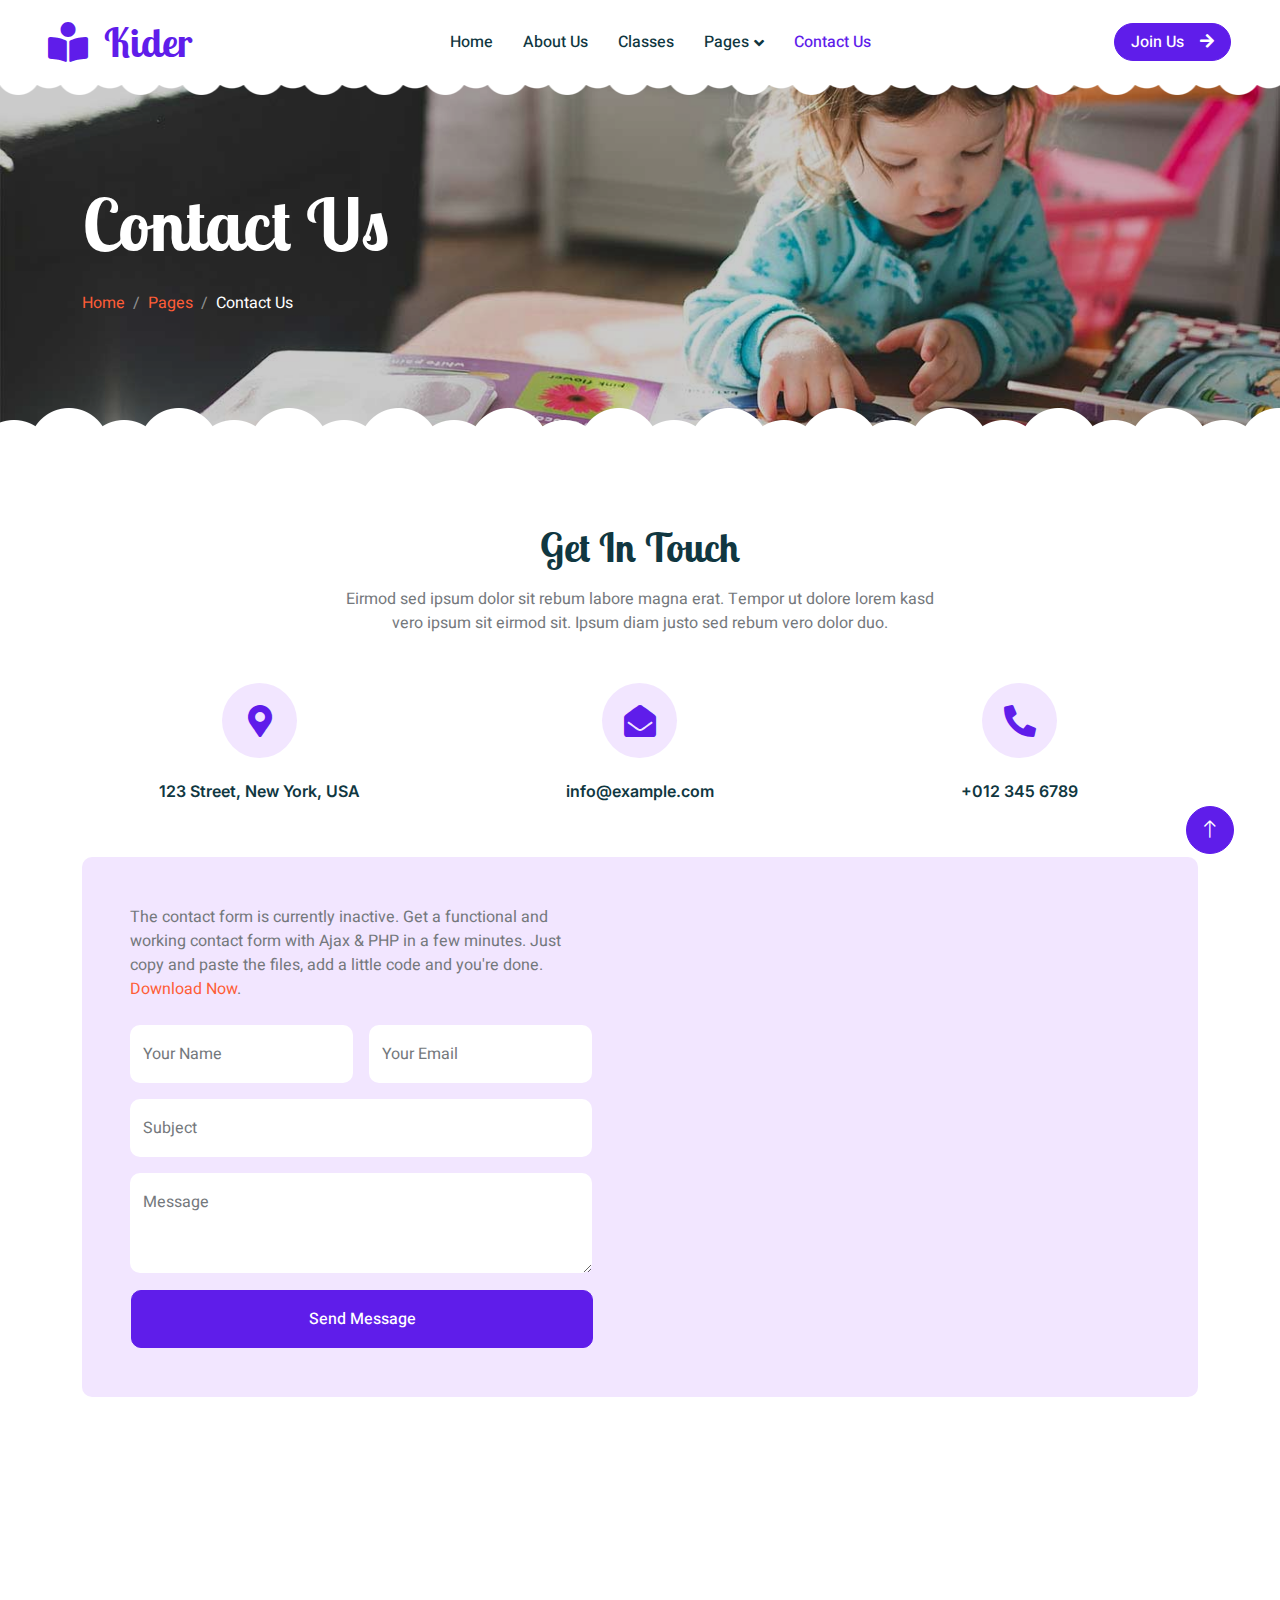
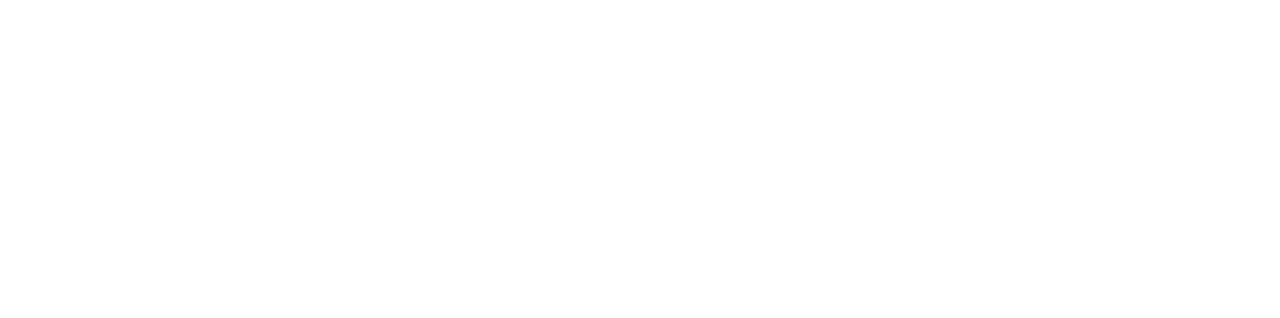
<file: back/public/new_template/contact.html>
<!DOCTYPE html>
<html lang="en">

<head>
    <meta charset="utf-8">
    <title>Kider - Preschool Website Template</title>
    <meta content="width=device-width, initial-scale=1.0" name="viewport">
    <meta content="" name="keywords">
    <meta content="" name="description">

    <!-- Favicon -->
    <link href="img/favicon.ico" rel="icon">

    <!-- Google Web Fonts -->
    <link rel="preconnect" href="https://fonts.googleapis.com">
    <link rel="preconnect" href="https://fonts.gstatic.com" crossorigin>
    <link href="https://fonts.googleapis.com/css2?family=Heebo:wght@400;500;600&family=Inter:wght@600&family=Lobster+Two:wght@700&display=swap" rel="stylesheet">
    
    <!-- Icon Font Stylesheet -->
    <link href="https://cdnjs.cloudflare.com/ajax/libs/font-awesome/5.10.0/css/all.min.css" rel="stylesheet">
    <link href="https://cdn.jsdelivr.net/npm/bootstrap-icons@1.4.1/font/bootstrap-icons.css" rel="stylesheet">

    <!-- Libraries Stylesheet -->
    <link href="lib/animate/animate.min.css" rel="stylesheet">
    <link href="lib/owlcarousel/assets/owl.carousel.min.css" rel="stylesheet">

    <!-- Customized Bootstrap Stylesheet -->
    <link href="css/bootstrap.min.css" rel="stylesheet">

    <!-- Template Stylesheet -->
    <link href="css/style.css" rel="stylesheet">
</head>

<body>
    <div class="container-xxl bg-white p-0">
        <!-- Spinner Start -->
        <div id="spinner" class="show bg-white position-fixed translate-middle w-100 vh-100 top-50 start-50 d-flex align-items-center justify-content-center">
            <div class="spinner-border text-primary" style="width: 3rem; height: 3rem;" role="status">
                <span class="sr-only">Loading...</span>
            </div>
        </div>
        <!-- Spinner End -->


        <!-- Navbar Start -->
        <nav class="navbar navbar-expand-lg bg-white navbar-light sticky-top px-4 px-lg-5 py-lg-0">
            <a href="index.html" class="navbar-brand">
                <h1 class="m-0 text-primary"><i class="fa fa-book-reader me-3"></i>Kider</h1>
            </a>
            <button type="button" class="navbar-toggler" data-bs-toggle="collapse" data-bs-target="#navbarCollapse">
                <span class="navbar-toggler-icon"></span>
            </button>
            <div class="collapse navbar-collapse" id="navbarCollapse">
                <div class="navbar-nav mx-auto">
                    <a href="index.html" class="nav-item nav-link">Home</a>
                    <a href="about.html" class="nav-item nav-link">About Us</a>
                    <a href="classes.html" class="nav-item nav-link">Classes</a>
                    <div class="nav-item dropdown">
                        <a href="#" class="nav-link dropdown-toggle" data-bs-toggle="dropdown">Pages</a>
                        <div class="dropdown-menu rounded-0 rounded-bottom border-0 m-0">
                            <a href="facility.html" class="dropdown-item">School Facilities</a>
                            <a href="team.html" class="dropdown-item">Popular Teachers</a>
                            <a href="call-to-action.html" class="dropdown-item">Become A Teachers</a>
                            <a href="appointment.html" class="dropdown-item">Make Appointment</a>
                            <a href="testimonial.html" class="dropdown-item">Testimonial</a>
                            <a href="404.html" class="dropdown-item">404 Error</a>
                        </div>
                    </div>
                    <a href="contact.html" class="nav-item nav-link active">Contact Us</a>
                </div>
                <a href="" class="btn btn-primary rounded-pill px-3 d-none d-lg-block">Join Us<i class="fa fa-arrow-right ms-3"></i></a>
            </div>
        </nav>
        <!-- Navbar End -->


        <!-- Page Header End -->
        <div class="container-xxl py-5 page-header position-relative mb-5">
            <div class="container py-5">
                <h1 class="display-2 text-white animated slideInDown mb-4">Contact Us</h1>
                <nav aria-label="breadcrumb animated slideInDown">
                    <ol class="breadcrumb">
                        <li class="breadcrumb-item"><a href="#">Home</a></li>
                        <li class="breadcrumb-item"><a href="#">Pages</a></li>
                        <li class="breadcrumb-item text-white active" aria-current="page">Contact Us</li>
                    </ol>
                </nav>
            </div>
        </div>
        <!-- Page Header End -->


        <!-- Contact Start -->
        <div class="container-xxl py-5">
            <div class="container">
                <div class="text-center mx-auto mb-5 wow fadeInUp" data-wow-delay="0.1s" style="max-width: 600px;">
                    <h1 class="mb-3">Get In Touch</h1>
                    <p>Eirmod sed ipsum dolor sit rebum labore magna erat. Tempor ut dolore lorem kasd vero ipsum sit
                        eirmod sit. Ipsum diam justo sed rebum vero dolor duo.</p>
                </div>
                <div class="row g-4 mb-5">
                    <div class="col-md-6 col-lg-4 text-center wow fadeInUp" data-wow-delay="0.1s">
                        <div class="bg-light rounded-circle d-inline-flex align-items-center justify-content-center mb-4" style="width: 75px; height: 75px;">
                            <i class="fa fa-map-marker-alt fa-2x text-primary"></i>
                        </div>
                        <h6>123 Street, New York, USA</h6>
                    </div>
                    <div class="col-md-6 col-lg-4 text-center wow fadeInUp" data-wow-delay="0.3s">
                        <div class="bg-light rounded-circle d-inline-flex align-items-center justify-content-center mb-4" style="width: 75px; height: 75px;">
                            <i class="fa fa-envelope-open fa-2x text-primary"></i>
                        </div>
                        <h6>info@example.com</h6>
                    </div>
                    <div class="col-md-6 col-lg-4 text-center wow fadeInUp" data-wow-delay="0.5s">
                        <div class="bg-light rounded-circle d-inline-flex align-items-center justify-content-center mb-4" style="width: 75px; height: 75px;">
                            <i class="fa fa-phone-alt fa-2x text-primary"></i>
                        </div>
                        <h6>+012 345 6789</h6>
                    </div>
                </div>
                <div class="bg-light rounded">
                    <div class="row g-0">
                        <div class="col-lg-6 wow fadeIn" data-wow-delay="0.1s">
                            <div class="h-100 d-flex flex-column justify-content-center p-5">
                                <p class="mb-4">The contact form is currently inactive. Get a functional and working contact form with Ajax & PHP in a few minutes. Just copy and paste the files, add a little code and you're done. <a href="https://htmlcodex.com/contact-form">Download Now</a>.</p>
                                <form>
                                    <div class="row g-3">
                                        <div class="col-sm-6">
                                            <div class="form-floating">
                                                <input type="text" class="form-control border-0" id="name" placeholder="Your Name">
                                                <label for="name">Your Name</label>
                                            </div>
                                        </div>
                                        <div class="col-sm-6">
                                            <div class="form-floating">
                                                <input type="email" class="form-control border-0" id="email" placeholder="Your Email">
                                                <label for="email">Your Email</label>
                                            </div>
                                        </div>
                                        <div class="col-12">
                                            <div class="form-floating">
                                                <input type="text" class="form-control border-0" id="subject" placeholder="Subject">
                                                <label for="subject">Subject</label>
                                            </div>
                                        </div>
                                        <div class="col-12">
                                            <div class="form-floating">
                                                <textarea class="form-control border-0" placeholder="Leave a message here" id="message" style="height: 100px"></textarea>
                                                <label for="message">Message</label>
                                            </div>
                                        </div>
                                        <div class="col-12">
                                            <button class="btn btn-primary w-100 py-3" type="submit">Send Message</button>
                                        </div>
                                    </div>
                                </form>
                            </div>
                        </div>
                        <div class="col-lg-6 wow fadeIn" data-wow-delay="0.5s" style="min-height: 400px;">
                            <div class="position-relative h-100">
                                <iframe class="position-relative rounded w-100 h-100"
                                src="https://www.google.com/maps/embed?pb=!1m18!1m12!1m3!1d3001156.4288297426!2d-78.01371936852176!3d42.72876761954724!2m3!1f0!2f0!3f0!3m2!1i1024!2i768!4f13.1!3m3!1m2!1s0x4ccc4bf0f123a5a9%3A0xddcfc6c1de189567!2sNew%20York%2C%20USA!5e0!3m2!1sen!2sbd!4v1603794290143!5m2!1sen!2sbd"
                                frameborder="0" style="min-height: 400px; border:0;" allowfullscreen="" aria-hidden="false"
                                tabindex="0"></iframe>
                            </div>
                        </div>
                    </div>
                </div>
            </div>
        </div>
        <!-- Contact End -->


        <!-- Footer Start -->
        <div class="container-fluid bg-dark text-white-50 footer pt-5 mt-5 wow fadeIn" data-wow-delay="0.1s">
            <div class="container py-5">
                <div class="row g-5">
                    <div class="col-lg-3 col-md-6">
                        <h3 class="text-white mb-4">Get In Touch</h3>
                        <p class="mb-2"><i class="fa fa-map-marker-alt me-3"></i>123 Street, New York, USA</p>
                        <p class="mb-2"><i class="fa fa-phone-alt me-3"></i>+012 345 67890</p>
                        <p class="mb-2"><i class="fa fa-envelope me-3"></i>info@example.com</p>
                        <div class="d-flex pt-2">
                            <a class="btn btn-outline-light btn-social" href=""><i class="fab fa-twitter"></i></a>
                            <a class="btn btn-outline-light btn-social" href=""><i class="fab fa-facebook-f"></i></a>
                            <a class="btn btn-outline-light btn-social" href=""><i class="fab fa-youtube"></i></a>
                            <a class="btn btn-outline-light btn-social" href=""><i class="fab fa-linkedin-in"></i></a>
                        </div>
                    </div>
                    <div class="col-lg-3 col-md-6">
                        <h3 class="text-white mb-4">Quick Links</h3>
                        <a class="btn btn-link text-white-50" href="">About Us</a>
                        <a class="btn btn-link text-white-50" href="">Contact Us</a>
                        <a class="btn btn-link text-white-50" href="">Our Services</a>
                        <a class="btn btn-link text-white-50" href="">Privacy Policy</a>
                        <a class="btn btn-link text-white-50" href="">Terms & Condition</a>
                    </div>
                    <div class="col-lg-3 col-md-6">
                        <h3 class="text-white mb-4">Photo Gallery</h3>
                        <div class="row g-2 pt-2">
                            <div class="col-4">
                                <img class="img-fluid rounded bg-light p-1" src="img/classes-1.jpg" alt="">
                            </div>
                            <div class="col-4">
                                <img class="img-fluid rounded bg-light p-1" src="img/classes-2.jpg" alt="">
                            </div>
                            <div class="col-4">
                                <img class="img-fluid rounded bg-light p-1" src="img/classes-3.jpg" alt="">
                            </div>
                            <div class="col-4">
                                <img class="img-fluid rounded bg-light p-1" src="img/classes-4.jpg" alt="">
                            </div>
                            <div class="col-4">
                                <img class="img-fluid rounded bg-light p-1" src="img/classes-5.jpg" alt="">
                            </div>
                            <div class="col-4">
                                <img class="img-fluid rounded bg-light p-1" src="img/classes-6.jpg" alt="">
                            </div>
                        </div>
                    </div>
                    <div class="col-lg-3 col-md-6">
                        <h3 class="text-white mb-4">Newsletter</h3>
                        <p>Dolor amet sit justo amet elitr clita ipsum elitr est.</p>
                        <div class="position-relative mx-auto" style="max-width: 400px;">
                            <input class="form-control bg-transparent w-100 py-3 ps-4 pe-5" type="text" placeholder="Your email">
                            <button type="button" class="btn btn-primary py-2 position-absolute top-0 end-0 mt-2 me-2">SignUp</button>
                        </div>
                    </div>
                </div>
            </div>
            <div class="container">
                <div class="copyright">
                    <div class="row">
                        <div class="col-md-6 text-center text-md-start mb-3 mb-md-0">
                            &copy; <a class="border-bottom" href="#">Your Site Name</a>, All Right Reserved. 
							
							<!--/*** This template is free as long as you keep the footer author’s credit link/attribution link/backlink. If you'd like to use the template without the footer author’s credit link/attribution link/backlink, you can purchase the Credit Removal License from "https://htmlcodex.com/credit-removal". Thank you for your support. ***/-->
							Designed By <a class="border-bottom" href="https://htmlcodex.com">HTML Codex</a>
                        </div>
                        <div class="col-md-6 text-center text-md-end">
                            <div class="footer-menu">
                                <a href="">Home</a>
                                <a href="">Cookies</a>
                                <a href="">Help</a>
                                <a href="">FQAs</a>
                            </div>
                        </div>
                    </div>
                </div>
            </div>
        </div>
        <!-- Footer End -->


        <!-- Back to Top -->
        <a href="#" class="btn btn-lg btn-primary btn-lg-square back-to-top"><i class="bi bi-arrow-up"></i></a>
    </div>

    <!-- JavaScript Libraries -->
    <script src="https://code.jquery.com/jquery-3.4.1.min.js"></script>
    <script src="https://cdn.jsdelivr.net/npm/bootstrap@5.0.0/dist/js/bootstrap.bundle.min.js"></script>
    <script src="lib/wow/wow.min.js"></script>
    <script src="lib/easing/easing.min.js"></script>
    <script src="lib/waypoints/waypoints.min.js"></script>
    <script src="lib/owlcarousel/owl.carousel.min.js"></script>

    <!-- Template Javascript -->
    <script src="js/main.js"></script>
</body>

</html>
</file>
<file: back/public/new_template/css/style.css>
/********** Template CSS **********/
:root {
    --primary: #5f1dea;
    --light: #FFF5F3;
    --dark: #103741;
}

.back-to-top {
    position: fixed;
    display: none;
    right: 45px;
    bottom: 45px;
    z-index: 99;
}


/*** Spinner ***/
#spinner {
    opacity: 0;
    visibility: hidden;
    transition: opacity .5s ease-out, visibility 0s linear .5s;
    z-index: 99999;
}

#spinner.show {
    transition: opacity .5s ease-out, visibility 0s linear 0s;
    visibility: visible;
    opacity: 1;
}


/*** Button ***/
.btn {
    font-weight: 500;
    transition: .5s;
}

.btn.btn-primary {
    color: #FFFFFF;
}

.btn-square {
    width: 38px;
    height: 38px;
}

.btn-sm-square {
    width: 32px;
    height: 32px;
}

.btn-lg-square {
    width: 48px;
    height: 48px;
}

.btn-square,
.btn-sm-square,
.btn-lg-square {
    padding: 0;
    display: flex;
    align-items: center;
    justify-content: center;
    font-weight: normal;
    border-radius: 50px;
}


/*** Heading ***/
h1,
h2,
h3,
h4,
.h1,
.h2,
.h3,
.h4,
.display-1,
.display-2,
.display-3,
.display-4,
.display-5,
.display-6 {
    font-family: 'Lobster Two', cursive;
    font-weight: 700;
}

h5,
h6,
.h5,
.h6 {
    font-weight: 600;
}

.font-secondary {
    font-family: 'Lobster Two', cursive;
}


/*** Navbar ***/
.navbar .navbar-nav .nav-link {
    padding: 30px 15px;
    color: var(--dark);
    font-weight: 500;
    outline: none;
}

.navbar .navbar-nav .nav-link:hover,
.navbar .navbar-nav .nav-link.active {
    color: var(--primary);
}

.navbar.sticky-top {
    top: -100px;
    transition: .5s;
}

.navbar .dropdown-toggle::after {
    border: none;
    content: "\f107";
    font-family: "Font Awesome 5 Free";
    font-weight: 900;
    vertical-align: middle;
    margin-left: 5px;
    transition: .5s;
}

.navbar .dropdown-toggle[aria-expanded=true]::after {
    transform: rotate(-180deg);
}

@media (max-width: 991.98px) {
    .navbar .navbar-nav .nav-link  {
        margin-right: 0;
        padding: 10px 0;
    }

    .navbar .navbar-nav {
        margin-top: 15px;
        border-top: 1px solid #EEEEEE;
    }
}

@media (min-width: 992px) {
    .navbar .nav-item .dropdown-menu {
        display: block;
        top: calc(100% - 15px);
        margin-top: 0;
        opacity: 0;
        visibility: hidden;
        transition: .5s;
    }

    .navbar .nav-item:hover .dropdown-menu {
        top: 100%;
        visibility: visible;
        transition: .5s;
        opacity: 1;
    }
}


/*** Header ***/
.header-carousel::before,
.header-carousel::after,
.page-header::before,
.page-header::after {
    position: absolute;
    content: "";
    width: 100%;
    height: 10px;
    top: 0;
    left: 0;
    background: url(../img/bg-header-top.png) center center repeat-x;
    z-index: 1;
}

.header-carousel::after,
.page-header::after {
    height: 19px;
    top: auto;
    bottom: 0;
    background: url(../img/bg-header-bottom.png) center center repeat-x;
}

@media (max-width: 768px) {
    .header-carousel .owl-carousel-item {
        position: relative;
        min-height: 500px;
    }

    .header-carousel .owl-carousel-item img {
        position: absolute;
        width: 100%;
        height: 100%;
        object-fit: cover;
    }

    .header-carousel .owl-carousel-item p {
        font-size: 16px !important;
        font-weight: 400 !important;
    }

    .header-carousel .owl-carousel-item h1 {
        font-size: 30px;
        font-weight: 600;
    }
}

.header-carousel .owl-nav {
    position: absolute;
    top: 50%;
    right: 8%;
    transform: translateY(-50%);
    display: flex;
    flex-direction: column;
}

.header-carousel .owl-nav .owl-prev,
.header-carousel .owl-nav .owl-next {
    margin: 7px 0;
    width: 45px;
    height: 45px;
    display: flex;
    align-items: center;
    justify-content: center;
    color: #FFFFFF;
    background: transparent;
    border: 1px solid #FFFFFF;
    border-radius: 45px;
    font-size: 22px;
    transition: .5s;
}

.header-carousel .owl-nav .owl-prev:hover,
.header-carousel .owl-nav .owl-next:hover {
    background: var(--primary);
    border-color: var(--primary);
}

.page-header {
    background: linear-gradient(rgba(0, 0, 0, .2), rgba(0, 0, 0, .2)), url(../img/carousel-1.jpg) center center no-repeat;
    background-size: cover;
}

.breadcrumb-item + .breadcrumb-item::before {
    color: rgba(255, 255, 255, .5);
}


/*** Facility ***/
.facility-item .facility-icon {
    position: relative;
    margin: 0 auto;
    width: 100px;
    height: 100px;
    border-radius: 100px;
    display: flex;
    align-items: center;
    justify-content: center;
}

.facility-item .facility-icon::before {
    position: absolute;
    content: "";
    width: 100%;
    height: 100%;
    top: 0;
    left: 0;
    background: rgba(255, 255, 255, .9);
    transition: .5s;
    z-index: 1;
}

.facility-item .facility-icon span {
    position: absolute;
    content: "";
    width: 15px;
    height: 30px;
    top: 0;
    left: 0;
    border-radius: 50%;
}

.facility-item .facility-icon span:last-child {
    left: auto;
    right: 0;
}

.facility-item .facility-icon i {
    position: relative;
    z-index: 2;
}

.facility-item .facility-text {
    position: relative;
    min-height: 250px;
    padding: 30px;
    border-radius: 100%;
    display: flex;
    text-align: center;
    justify-content: center;
    flex-direction: column;
}

.facility-item .facility-text::before {
    position: absolute;
    content: "";
    width: 100%;
    height: 100%;
    top: 0;
    left: 0;
    background: rgba(255, 255, 255, .9);
    transition: .5s;
    z-index: 1;
}

.facility-item .facility-text * {
    position: relative;
    z-index: 2;
}

.facility-item:hover .facility-icon::before,
.facility-item:hover .facility-text::before {
    background: transparent;
}

.facility-item * {
    transition: .5s;
}

.facility-item:hover * {
    color: #FFFFFF !important;
}


/*** About ***/
.about-img img {
    transition: .5s;
}

.about-img img:hover {
    background: var(--primary) !important;
}


/*** Classes ***/
.classes-item {
    transition: .5s;
}

.classes-item:hover {
    margin-top: -10px;
}


/*** Team ***/
.team-item .team-text {
    position: absolute;
    width: 250px;
    height: 250px;
    bottom: 0;
    right: 0;
    display: flex;
    align-items: center;
    justify-content: center;
    flex-direction: column;
    background: #FFFFFF;
    border: 17px solid var(--light);
    border-radius: 250px;
    transition: .5s;
}

.team-item:hover .team-text {
    border-color: var(--primary);
}


/*** Testimonial ***/
.testimonial-carousel {
    padding-left: 1.5rem;
    padding-right: 1.5rem;
}

@media (min-width: 576px) {
    .testimonial-carousel {
        padding-left: 4rem;
        padding-right: 4rem;
    }
}

.testimonial-carousel .testimonial-item .border {
    border: 1px dashed rgba(0, 185, 142, .3) !important;
}

.testimonial-carousel .owl-nav {
    position: absolute;
    width: 100%;
    height: 45px;
    top: 50%;
    left: 0;
    transform: translateY(-50%);
    display: flex;
    justify-content: space-between;
    z-index: 1;
}

.testimonial-carousel .owl-nav .owl-prev,
.testimonial-carousel .owl-nav .owl-next {
    position: relative;
    width: 45px;
    height: 45px;
    display: flex;
    align-items: center;
    justify-content: center;
    color: #FFFFFF;
    background: var(--primary);
    border-radius: 45px;
    font-size: 20px;
    transition: .5s;
}

.testimonial-carousel .owl-nav .owl-prev:hover,
.testimonial-carousel .owl-nav .owl-next:hover {
    background: var(--dark);
}

/*** Modal Window***/

/*** Footer ***/
.footer .btn.btn-social {
    margin-right: 5px;
    width: 45px;
    height: 45px;
    display: flex;
    align-items: center;
    justify-content: center;
    color: #FFFFFF;
    border: 1px solid rgba(255,255,255,0.5);
    border-radius: 45px;
    transition: .3s;
}

.footer .btn.btn-social:hover {
    border-color: var(--primary);
    background: var(--primary);
}

.footer .btn.btn-link {
    display: block;
    margin-bottom: 5px;
    padding: 0;
    text-align: left;
    font-size: 16px;
    font-weight: normal;
    text-transform: capitalize;
    transition: .3s;
}

.footer .btn.btn-link::before {
    position: relative;
    content: "\f105";
    font-family: "Font Awesome 5 Free";
    font-weight: 900;
    margin-right: 10px;
}

.footer .btn.btn-link:hover {
    color: var(--primary) !important;
    letter-spacing: 1px;
    box-shadow: none;
}

.footer .form-control {
    border-color: rgba(255,255,255,0.5);
}

.footer .copyright {
    padding: 25px 0;
    font-size: 15px;
    border-top: 1px solid rgba(256, 256, 256, .1);
}

.footer .copyright a {
    color: #FFFFFF;
}

.footer .footer-menu a {
    margin-right: 15px;
    padding-right: 15px;
    border-right: 1px solid rgba(255, 255, 255, .1);
}

.footer .copyright a:hover,
.footer .footer-menu a:hover {
    color: var(--primary) !important;
}

.footer .footer-menu a:last-child {
    margin-right: 0;
    padding-right: 0;
    border-right: none;
}
</file>
